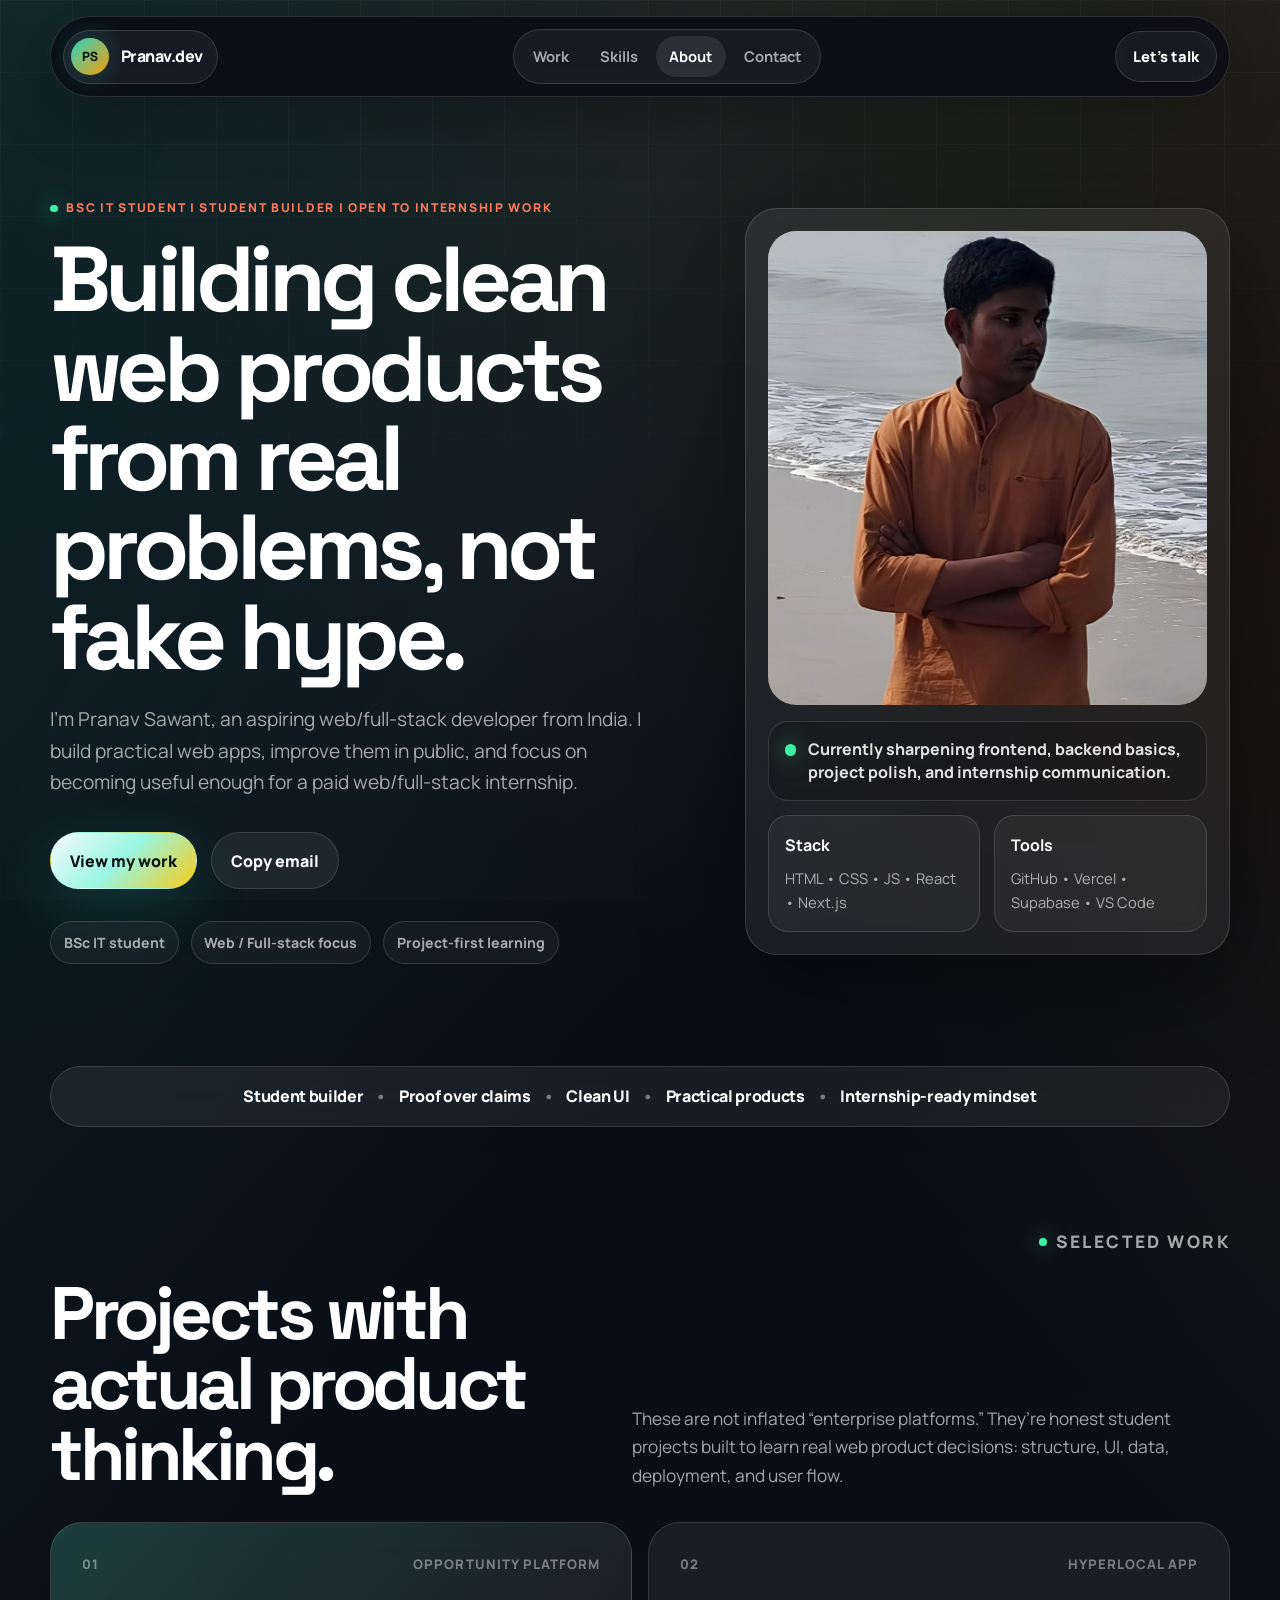
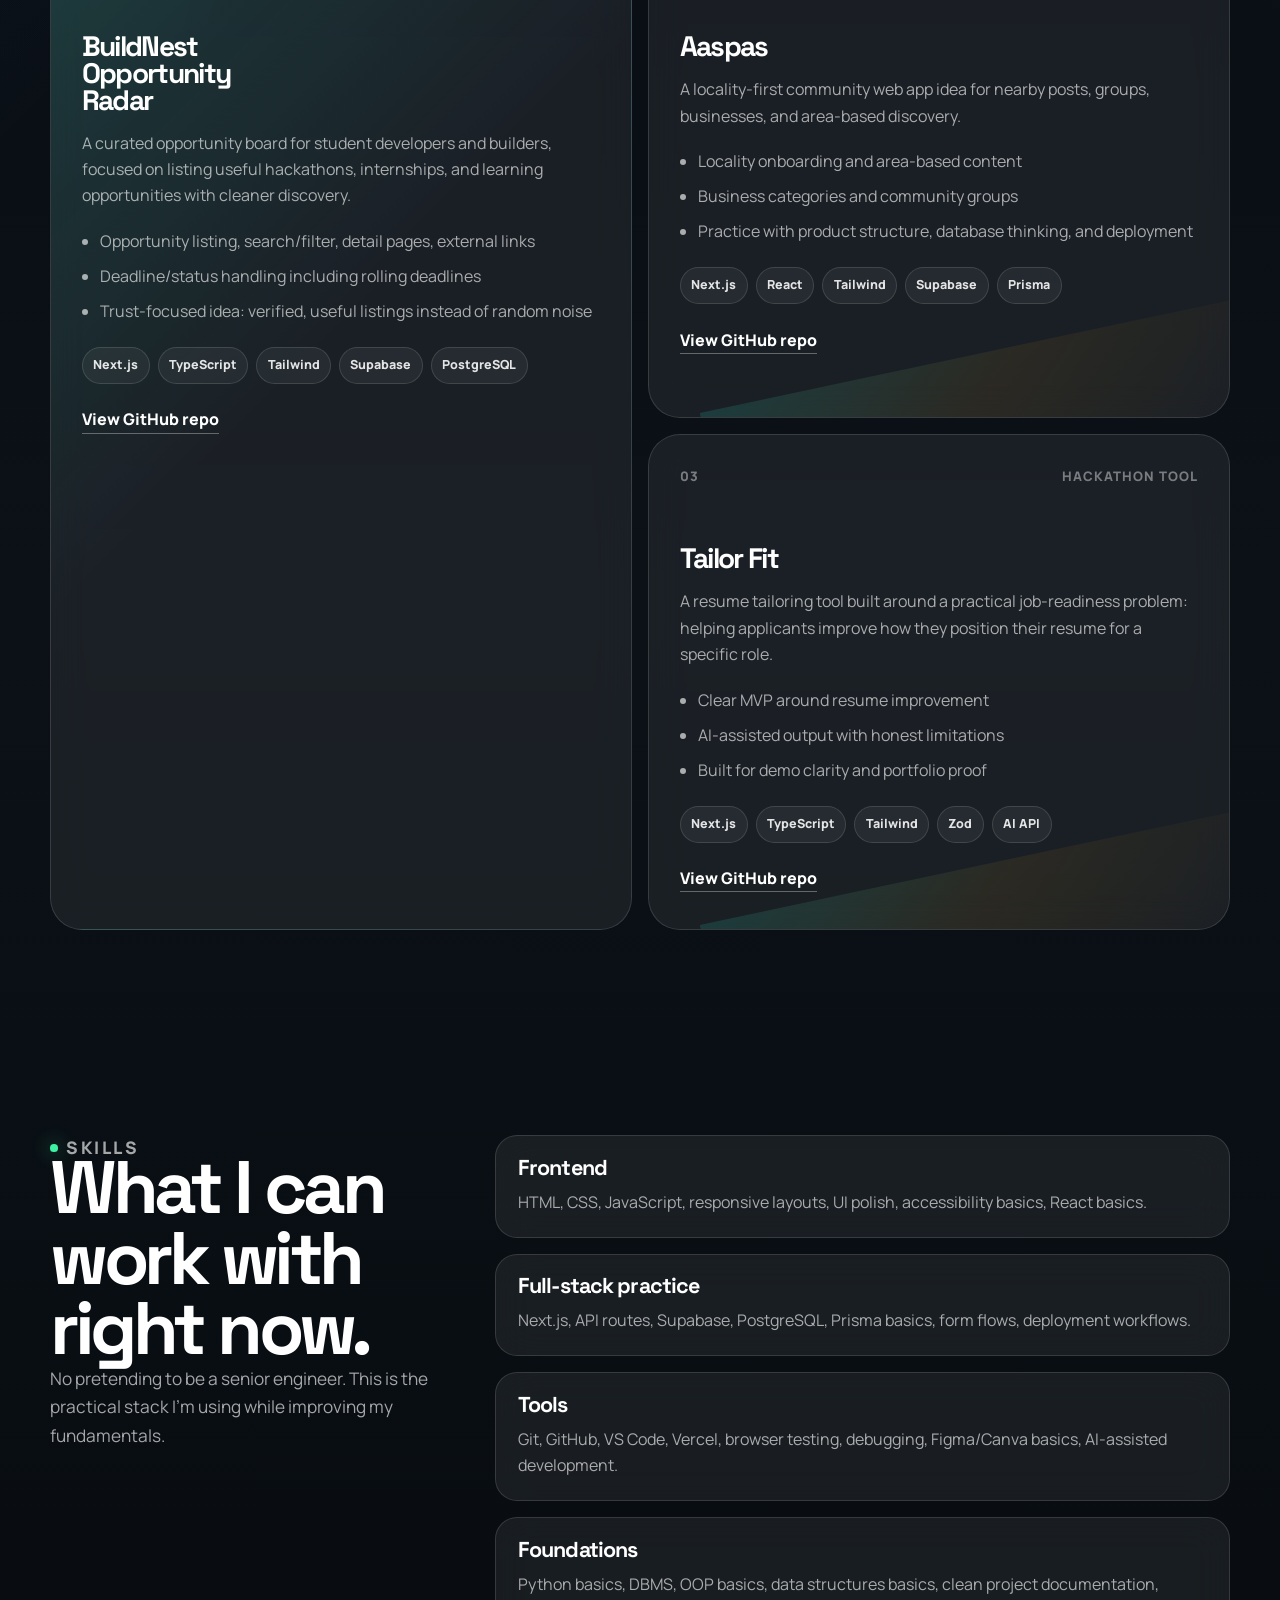
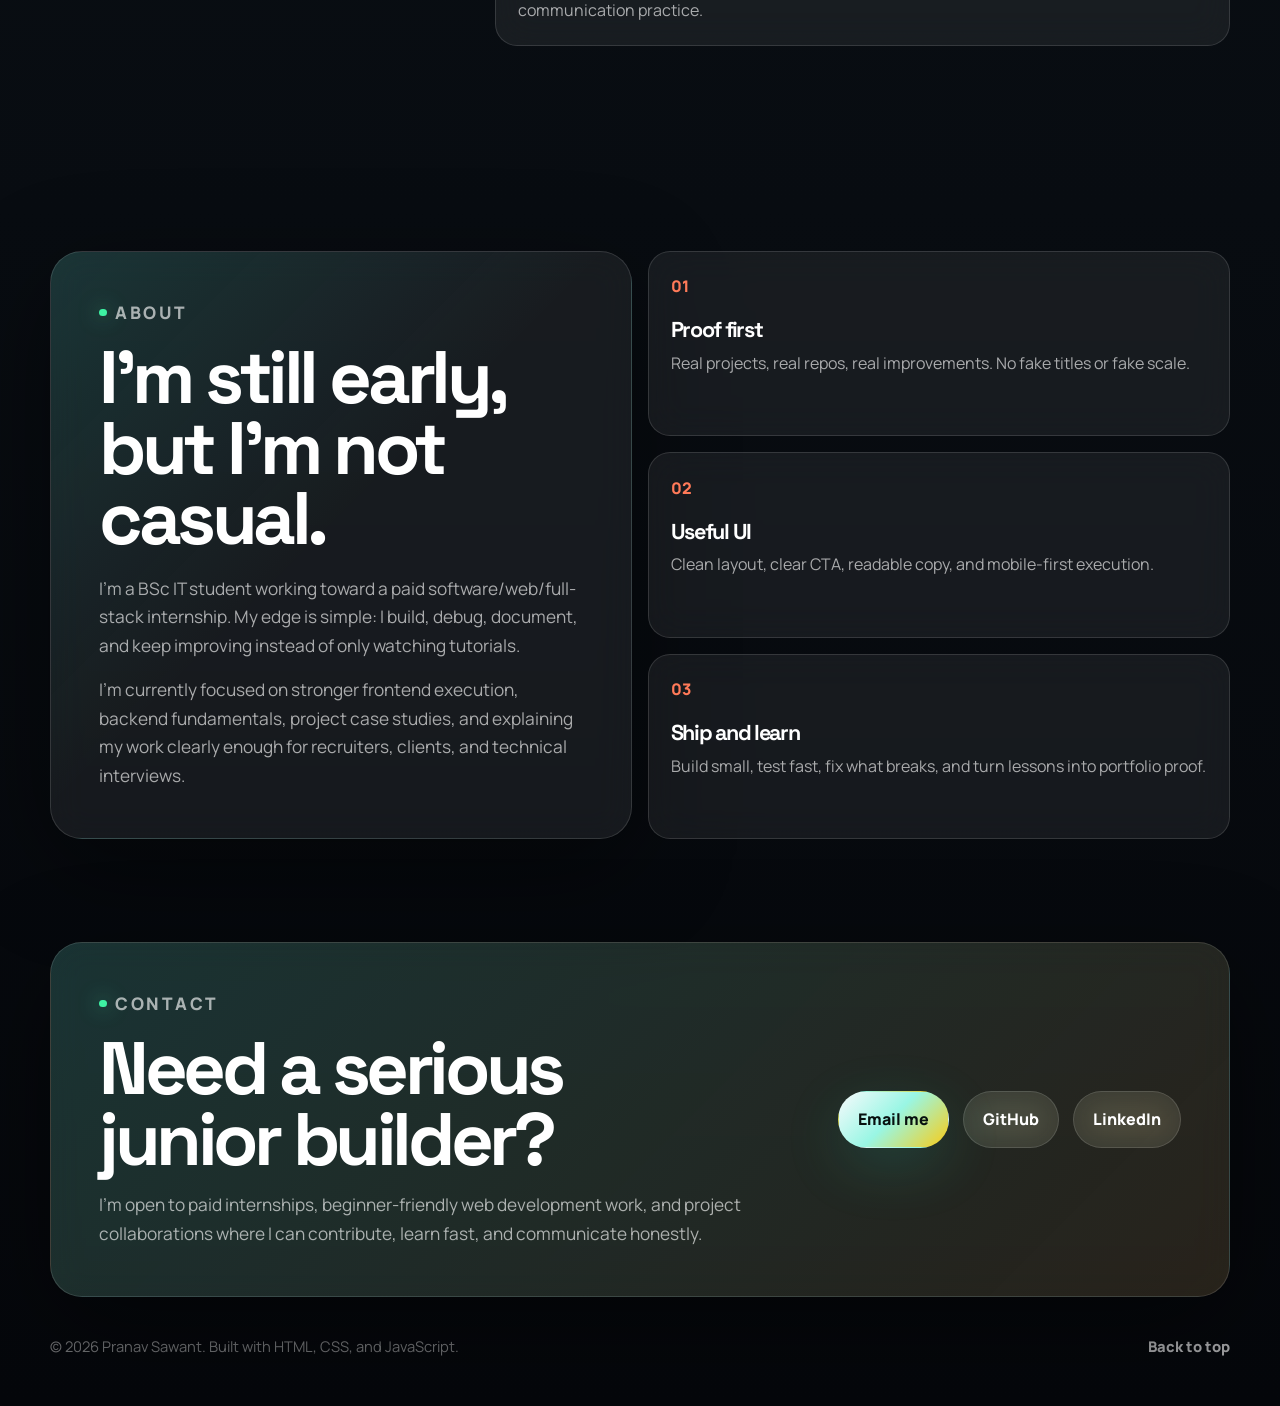
<file: index.html>
<!DOCTYPE html>
<html lang="en">

<head>
  <meta charset="UTF-8" />
  <meta name="viewport" content="width=device-width, initial-scale=1.0" />
  <meta name="description" content="Pranav Sawant - BSc IT student and aspiring web/full-stack developer building practical web products, UI experiments, and automation-focused projects." />
  <meta name="theme-color" content="#080914" />
  <title>Pranav Sawant | Web Developer Portfolio</title>
  <link rel="preconnect" href="https://fonts.googleapis.com" />
  <link rel="preconnect" href="https://fonts.gstatic.com" crossorigin />
  <link href="https://fonts.googleapis.com/css2?family=Manrope:wght@400;500;600;700;800&family=Space+Grotesk:wght@500;600;700&display=swap" rel="stylesheet" />
  <link rel="stylesheet" href="./style.css?v=cinematic-2" />
</head>

<body>
  <header class="site-header">
    <nav class="nav-shell" aria-label="Primary navigation">
      <a class="brand" href="#top" aria-label="Pranav Sawant home">
        <span class="brand-mark">PS</span>
        <span>Pranav.dev</span>
      </a>

      <button class="nav-toggle" type="button" aria-label="Open navigation" aria-expanded="false">
        <span></span>
        <span></span>
      </button>

      <div class="nav-links" data-nav-links>
        <a href="#work">Work</a>
        <a href="#skills">Skills</a>
        <a href="#about">About</a>
        <a href="#contact">Contact</a>
      </div>

      <a class="nav-cta" href="mailto:sawantpranav610@gmail.com">Let's talk</a>
    </nav>
  </header>

  <main id="top">
    <section class="hero section-pad">
      <div class="hero-copy reveal">
        <p class="eyebrow">BSc IT student | Student builder | Open to internship work</p>
        <h1>Building clean web products from real problems, not fake hype.</h1>
        <p class="hero-lede">
          I'm Pranav Sawant, an aspiring web/full-stack developer from India. I build practical web apps,
          improve them in public, and focus on becoming useful enough for a paid web/full-stack internship.
        </p>

        <div class="hero-actions">
          <a class="btn btn-primary" href="#work">View my work</a>
          <button class="btn btn-secondary" type="button" data-copy-email="sawantpranav610@gmail.com">Copy email</button>
        </div>

        <div class="proof-row" aria-label="Profile highlights">
          <span>BSc IT student</span>
          <span>Web / Full-stack focus</span>
          <span>Project-first learning</span>
        </div>
      </div>

      <aside class="hero-panel reveal" aria-label="Current focus card">
        <div class="portrait-frame">
          <img src="Pranav.png" alt="Pranav Sawant" />
        </div>
        <div class="status-card">
          <span class="live-dot"></span>
          <p>Currently sharpening frontend, backend basics, project polish, and internship communication.</p>
        </div>
        <div class="mini-grid">
          <div>
            <strong>Stack</strong>
            <span>HTML • CSS • JS • React • Next.js</span>
          </div>
          <div>
            <strong>Tools</strong>
            <span>GitHub • Vercel • Supabase • VS Code</span>
          </div>
        </div>
      </aside>
    </section>

    <section class="marquee-band reveal" aria-label="Positioning statement">
      <span>Student builder</span>
      <span>Proof over claims</span>
      <span>Clean UI</span>
      <span>Practical products</span>
      <span>Internship-ready mindset</span>
    </section>

    <section id="work" class="section-pad work-section">
      <div class="section-heading reveal">
        <p class="eyebrow">Selected work</p>
        <h2>Projects with actual product thinking.</h2>
        <p>
          These are not inflated “enterprise platforms.” They’re honest student projects built to learn real web product
          decisions: structure, UI, data, deployment, and user flow.
        </p>
      </div>

      <div class="project-grid">
        <article class="project-card featured reveal">
          <div class="project-topline">
            <span class="project-number">01</span>
            <span class="project-type">Opportunity platform</span>
          </div>
          <h3>BuildNest Opportunity Radar</h3>
          <p>
            A curated opportunity board for student developers and builders, focused on listing useful hackathons,
            internships, and learning opportunities with cleaner discovery.
          </p>
          <ul class="project-points">
            <li>Opportunity listing, search/filter, detail pages, external links</li>
            <li>Deadline/status handling including rolling deadlines</li>
            <li>Trust-focused idea: verified, useful listings instead of random noise</li>
          </ul>
          <div class="tech-stack">
            <span>Next.js</span><span>TypeScript</span><span>Tailwind</span><span>Supabase</span><span>PostgreSQL</span>
          </div>
          <a class="text-link" href="https://github.com/ItzPranav61/buildnest-v2" target="_blank" rel="noreferrer">View GitHub repo</a>
        </article>

        <article class="project-card reveal">
          <div class="project-topline">
            <span class="project-number">02</span>
            <span class="project-type">Hyperlocal app</span>
          </div>
          <h3>Aaspas</h3>
          <p>
            A locality-first community web app idea for nearby posts, groups, businesses, and area-based discovery.
          </p>
          <ul class="project-points">
            <li>Locality onboarding and area-based content</li>
            <li>Business categories and community groups</li>
            <li>Practice with product structure, database thinking, and deployment</li>
          </ul>
          <div class="tech-stack">
            <span>Next.js</span><span>React</span><span>Tailwind</span><span>Supabase</span><span>Prisma</span>
          </div>
          <a class="text-link" href="https://github.com/ItzPranav61/aaspas" target="_blank" rel="noreferrer">View GitHub repo</a>
        </article>

        <article class="project-card reveal">
          <div class="project-topline">
            <span class="project-number">03</span>
            <span class="project-type">Hackathon tool</span>
          </div>
          <h3>Tailor Fit</h3>
          <p>
            A resume tailoring tool built around a practical job-readiness problem: helping applicants improve how they
            position their resume for a specific role.
          </p>
          <ul class="project-points">
            <li>Clear MVP around resume improvement</li>
            <li>AI-assisted output with honest limitations</li>
            <li>Built for demo clarity and portfolio proof</li>
          </ul>
          <div class="tech-stack">
            <span>Next.js</span><span>TypeScript</span><span>Tailwind</span><span>Zod</span><span>AI API</span>
          </div>
          <a class="text-link" href="https://github.com/ItzPranav61/Tailor-fit" target="_blank" rel="noreferrer">View GitHub repo</a>
        </article>
      </div>
    </section>

    <section id="skills" class="section-pad split-section">
      <div class="section-heading reveal">
        <p class="eyebrow">Skills</p>
        <h2>What I can work with right now.</h2>
        <p>
          No pretending to be a senior engineer. This is the practical stack I'm using while improving my fundamentals.
        </p>
      </div>

      <div class="skill-matrix reveal">
        <div class="skill-block">
          <h3>Frontend</h3>
          <p>HTML, CSS, JavaScript, responsive layouts, UI polish, accessibility basics, React basics.</p>
        </div>
        <div class="skill-block">
          <h3>Full-stack practice</h3>
          <p>Next.js, API routes, Supabase, PostgreSQL, Prisma basics, form flows, deployment workflows.</p>
        </div>
        <div class="skill-block">
          <h3>Tools</h3>
          <p>Git, GitHub, VS Code, Vercel, browser testing, debugging, Figma/Canva basics, AI-assisted development.</p>
        </div>
        <div class="skill-block">
          <h3>Foundations</h3>
          <p>Python basics, DBMS, OOP basics, data structures basics, clean project documentation, communication practice.</p>
        </div>
      </div>
    </section>

    <section id="about" class="section-pad about-section">
      <div class="about-card reveal">
        <p class="eyebrow">About</p>
        <h2>I'm still early, but I'm not casual.</h2>
        <p>
          I'm a BSc IT student working toward a paid software/web/full-stack internship. My edge is simple:
          I build, debug, document, and keep improving instead of only watching tutorials.
        </p>
        <p>
          I'm currently focused on stronger frontend execution, backend fundamentals, project case studies, and explaining
          my work clearly enough for recruiters, clients, and technical interviews.
        </p>
      </div>

      <div class="principles-grid reveal">
        <div>
          <span>01</span>
          <h3>Proof first</h3>
          <p>Real projects, real repos, real improvements. No fake titles or fake scale.</p>
        </div>
        <div>
          <span>02</span>
          <h3>Useful UI</h3>
          <p>Clean layout, clear CTA, readable copy, and mobile-first execution.</p>
        </div>
        <div>
          <span>03</span>
          <h3>Ship and learn</h3>
          <p>Build small, test fast, fix what breaks, and turn lessons into portfolio proof.</p>
        </div>
      </div>
    </section>

    <section id="contact" class="section-pad contact-section reveal">
      <div>
        <p class="eyebrow">Contact</p>
        <h2>Need a serious junior builder?</h2>
        <p>
          I'm open to paid internships, beginner-friendly web development work, and project collaborations where I can
          contribute, learn fast, and communicate honestly.
        </p>
      </div>

      <div class="contact-actions">
        <a class="btn btn-primary" href="mailto:sawantpranav610@gmail.com">Email me</a>
        <a class="btn btn-secondary" href="https://github.com/ItzPranav61" target="_blank" rel="noreferrer">GitHub</a>
        <a class="btn btn-secondary" href="https://www.linkedin.com/in/pranav-sawant-1061a63a5" target="_blank" rel="noreferrer">LinkedIn</a>
      </div>
    </section>
  </main>

  <footer class="site-footer">
    <p>© <span id="year"></span> Pranav Sawant. Built with HTML, CSS, and JavaScript.</p>
    <a href="#top">Back to top</a>
  </footer>

  <div class="toast" role="status" aria-live="polite" data-toast>Email copied.</div>
  <script src="./script.js?v=cinematic-2"></script>
</body>

</html>
</file>
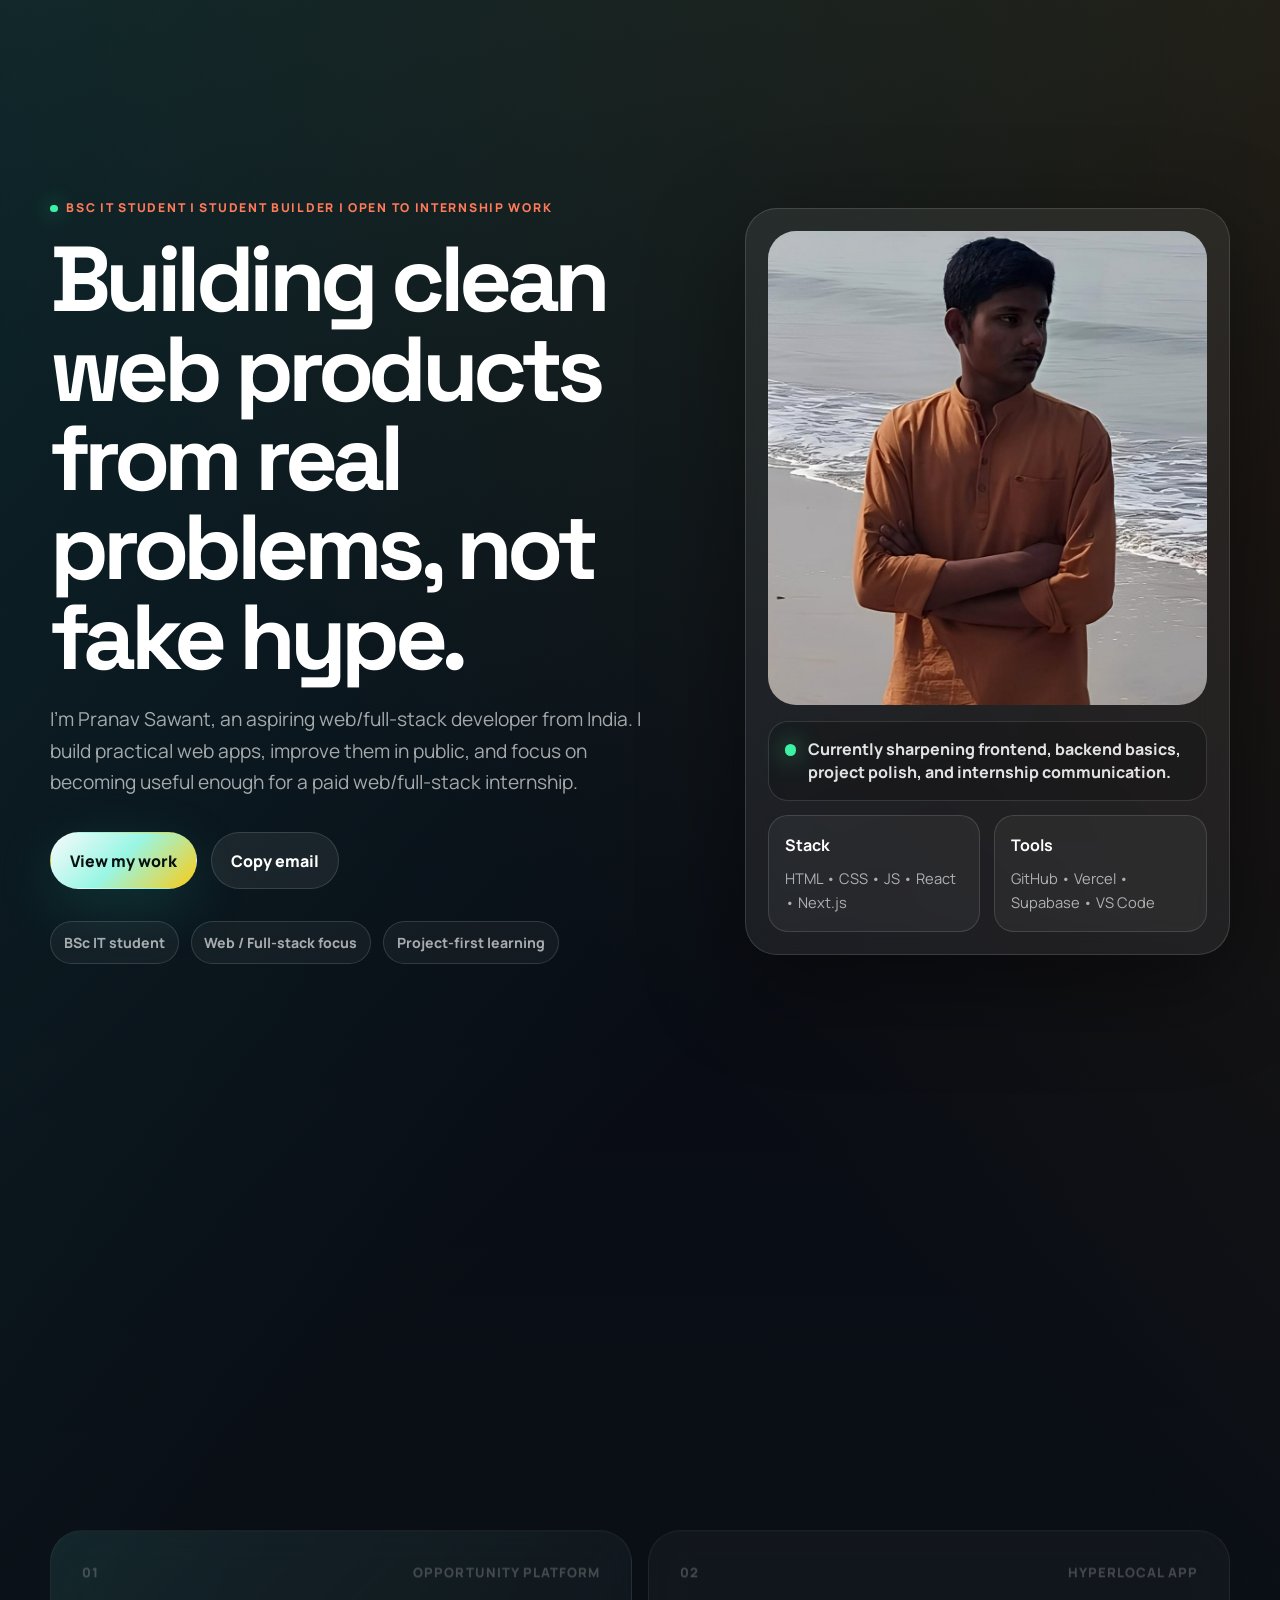
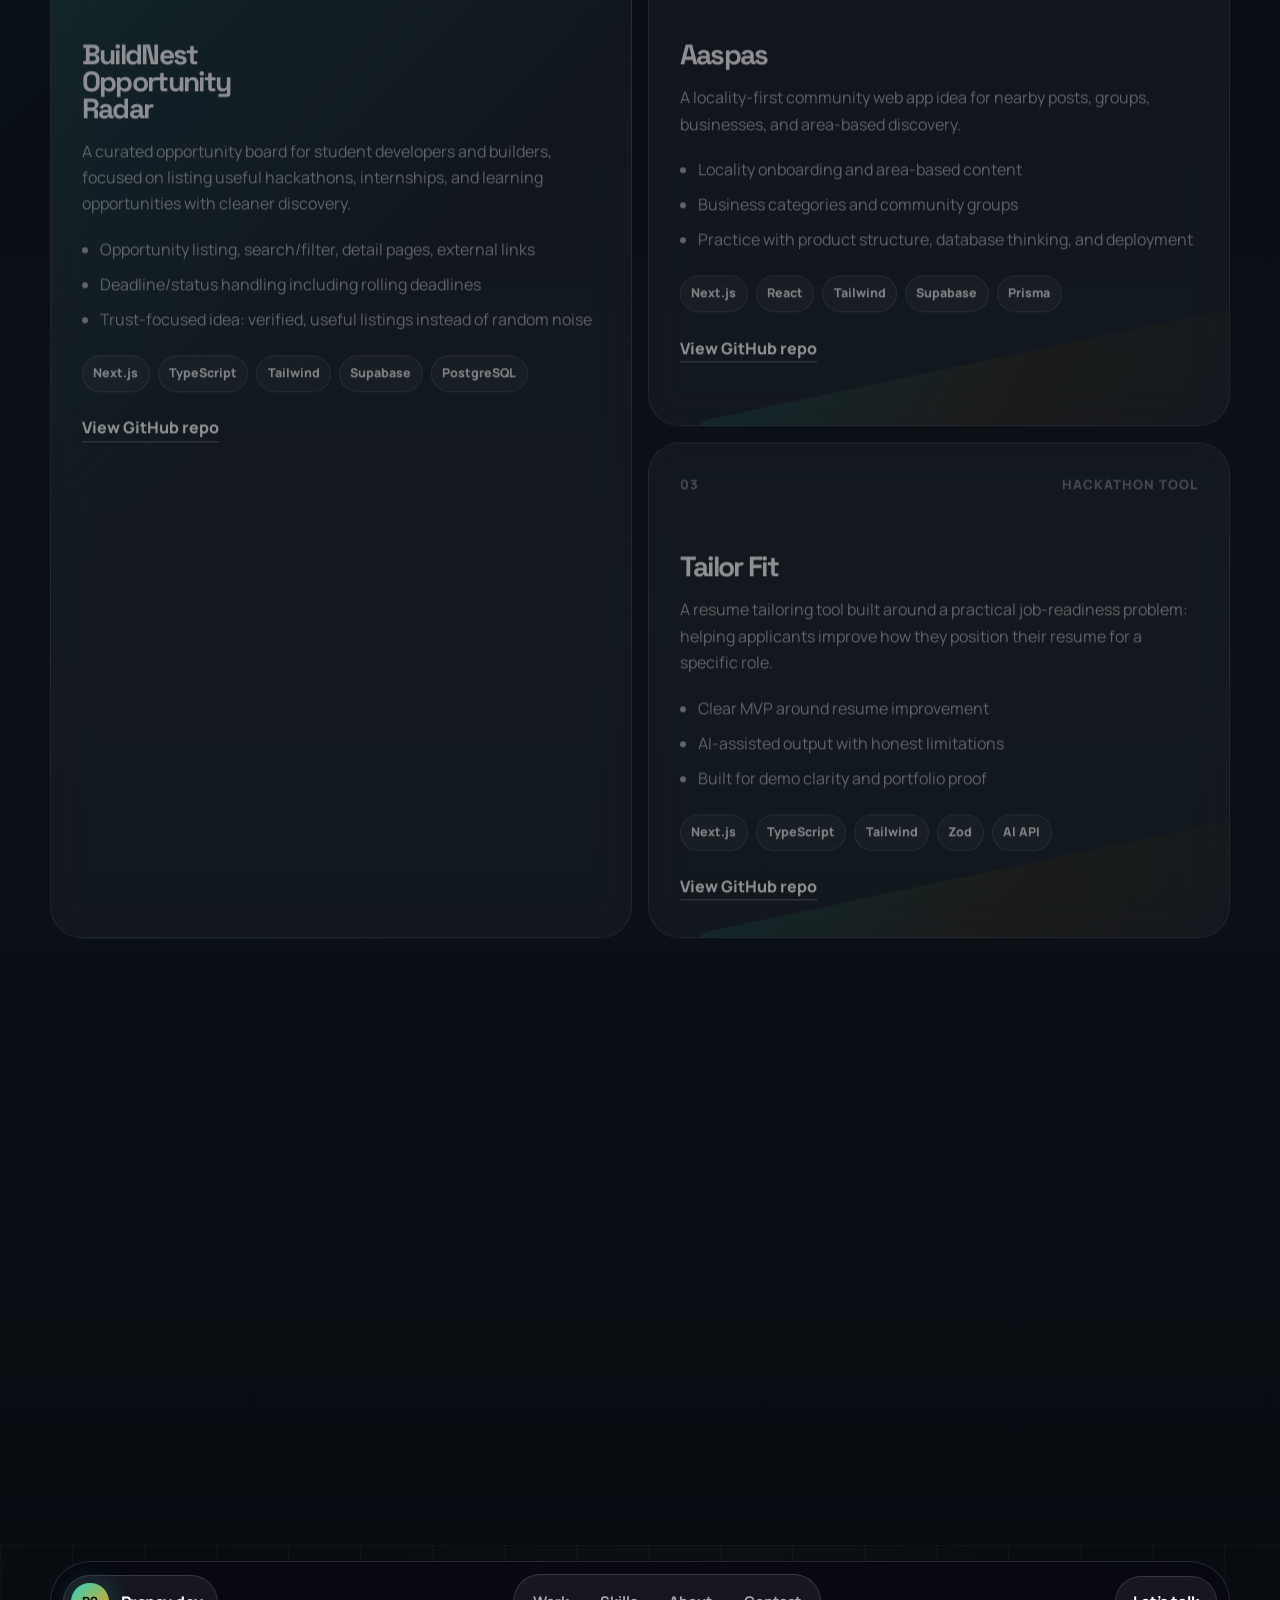
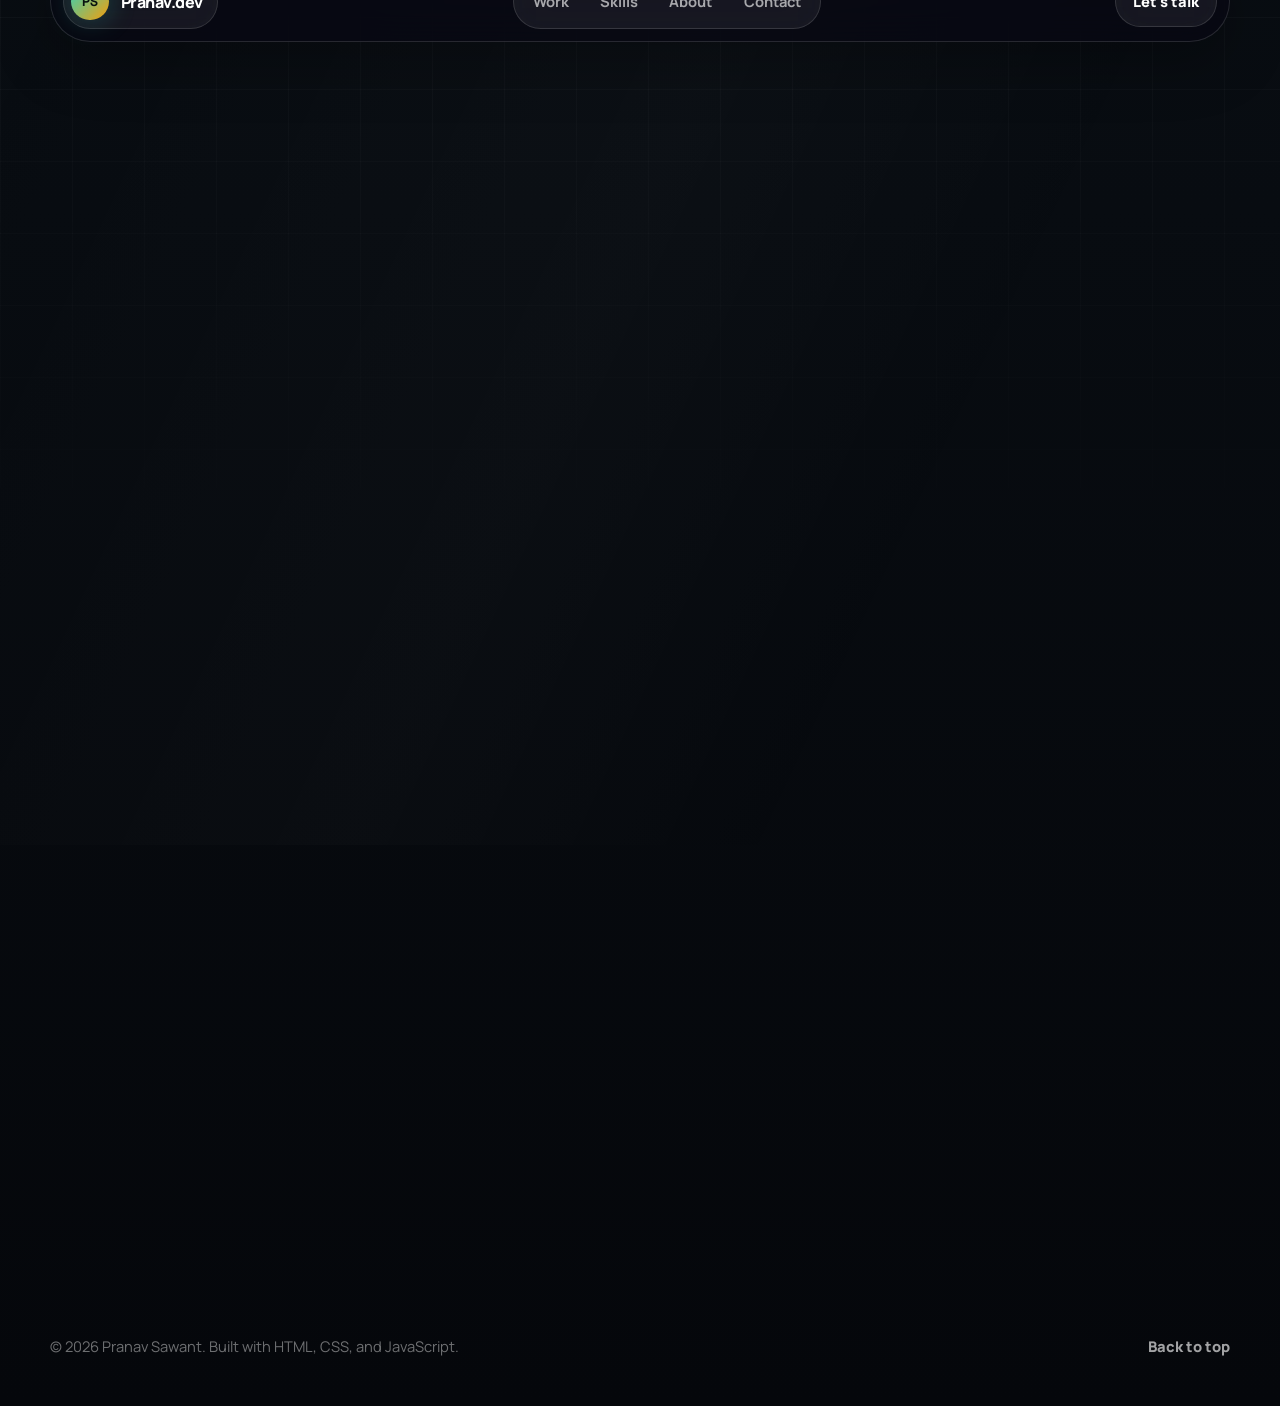
<file: about.html>
<!DOCTYPE html>
<html lang="en">
<head>
  <meta charset="UTF-8" />
  <meta name="viewport" content="width=device-width, initial-scale=1.0" />
  <meta http-equiv="refresh" content="0; url=index.html#about" />
  <title>About | Pranav Sawant</title>
  <link rel="canonical" href="index.html#about" />
</head>
<body>
  <p>Redirecting to <a href="index.html#about">About</a>.</p>
</body>
</html>
</file>
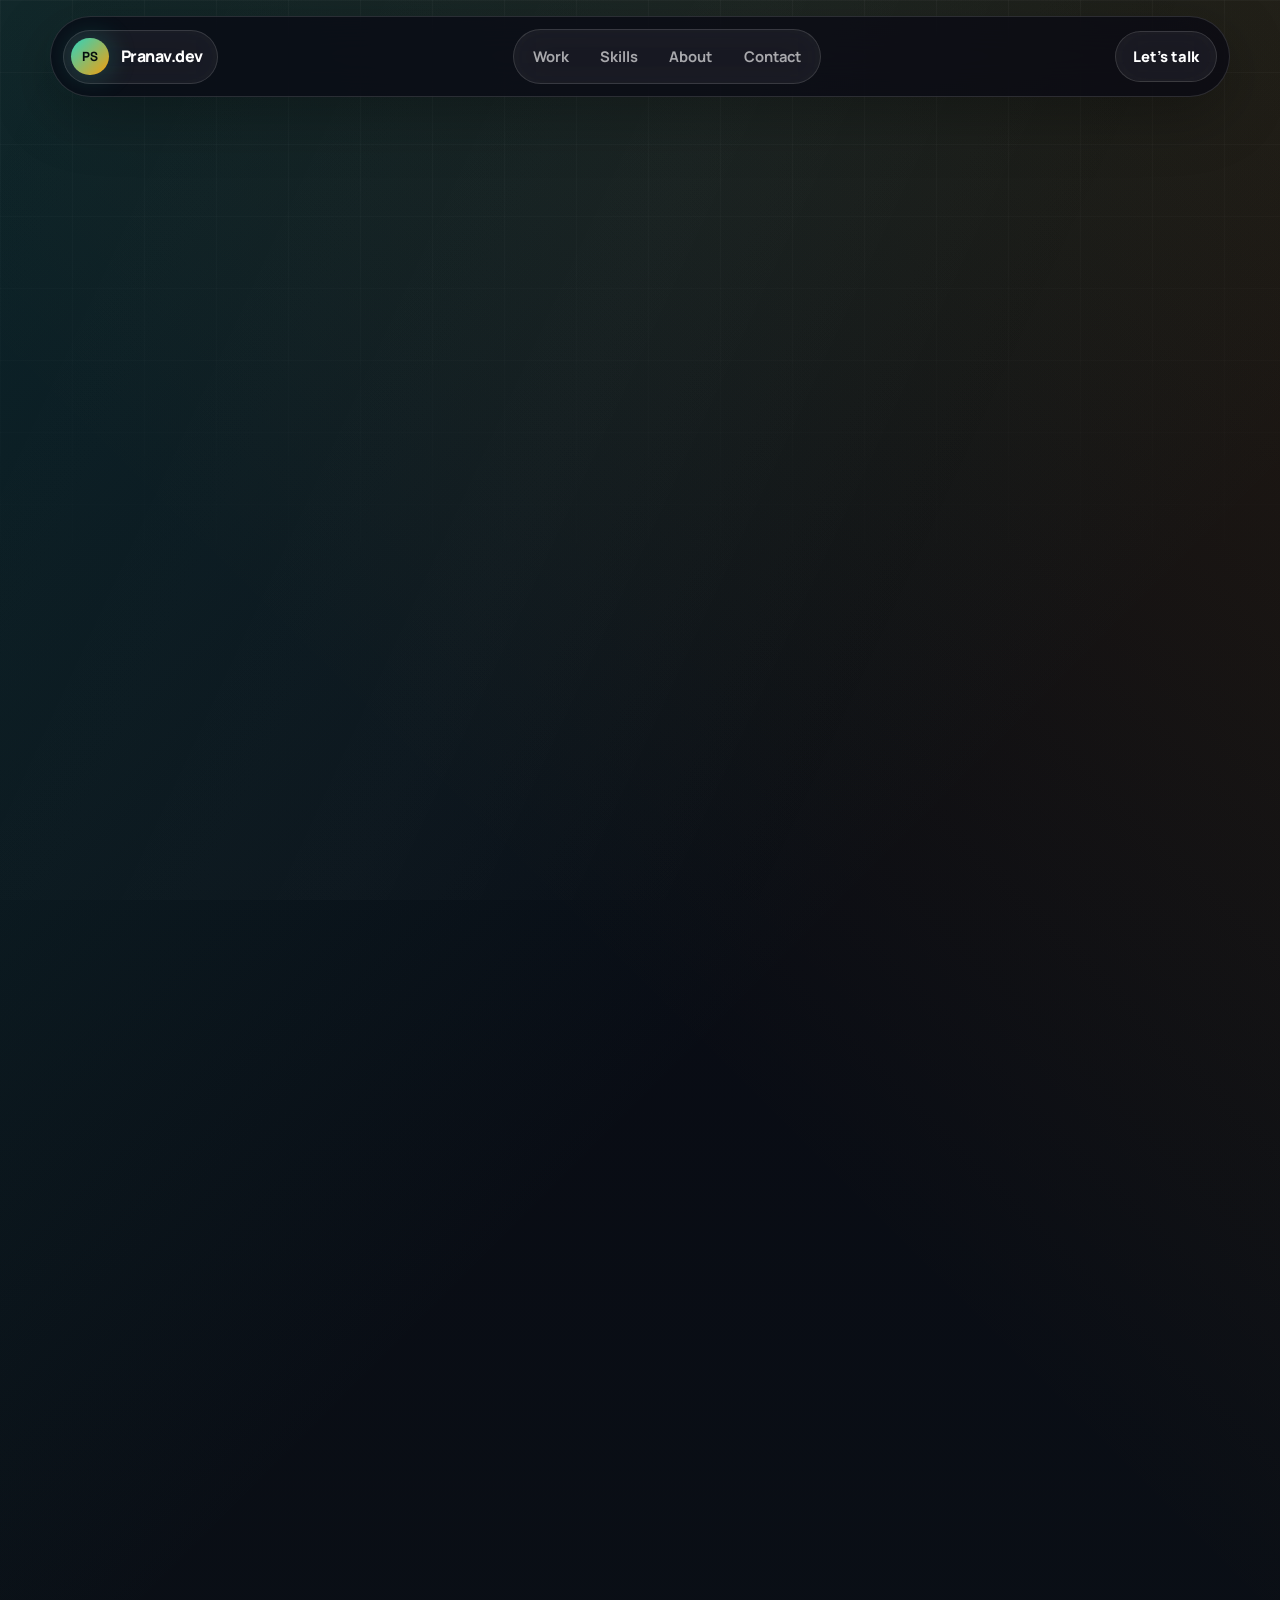
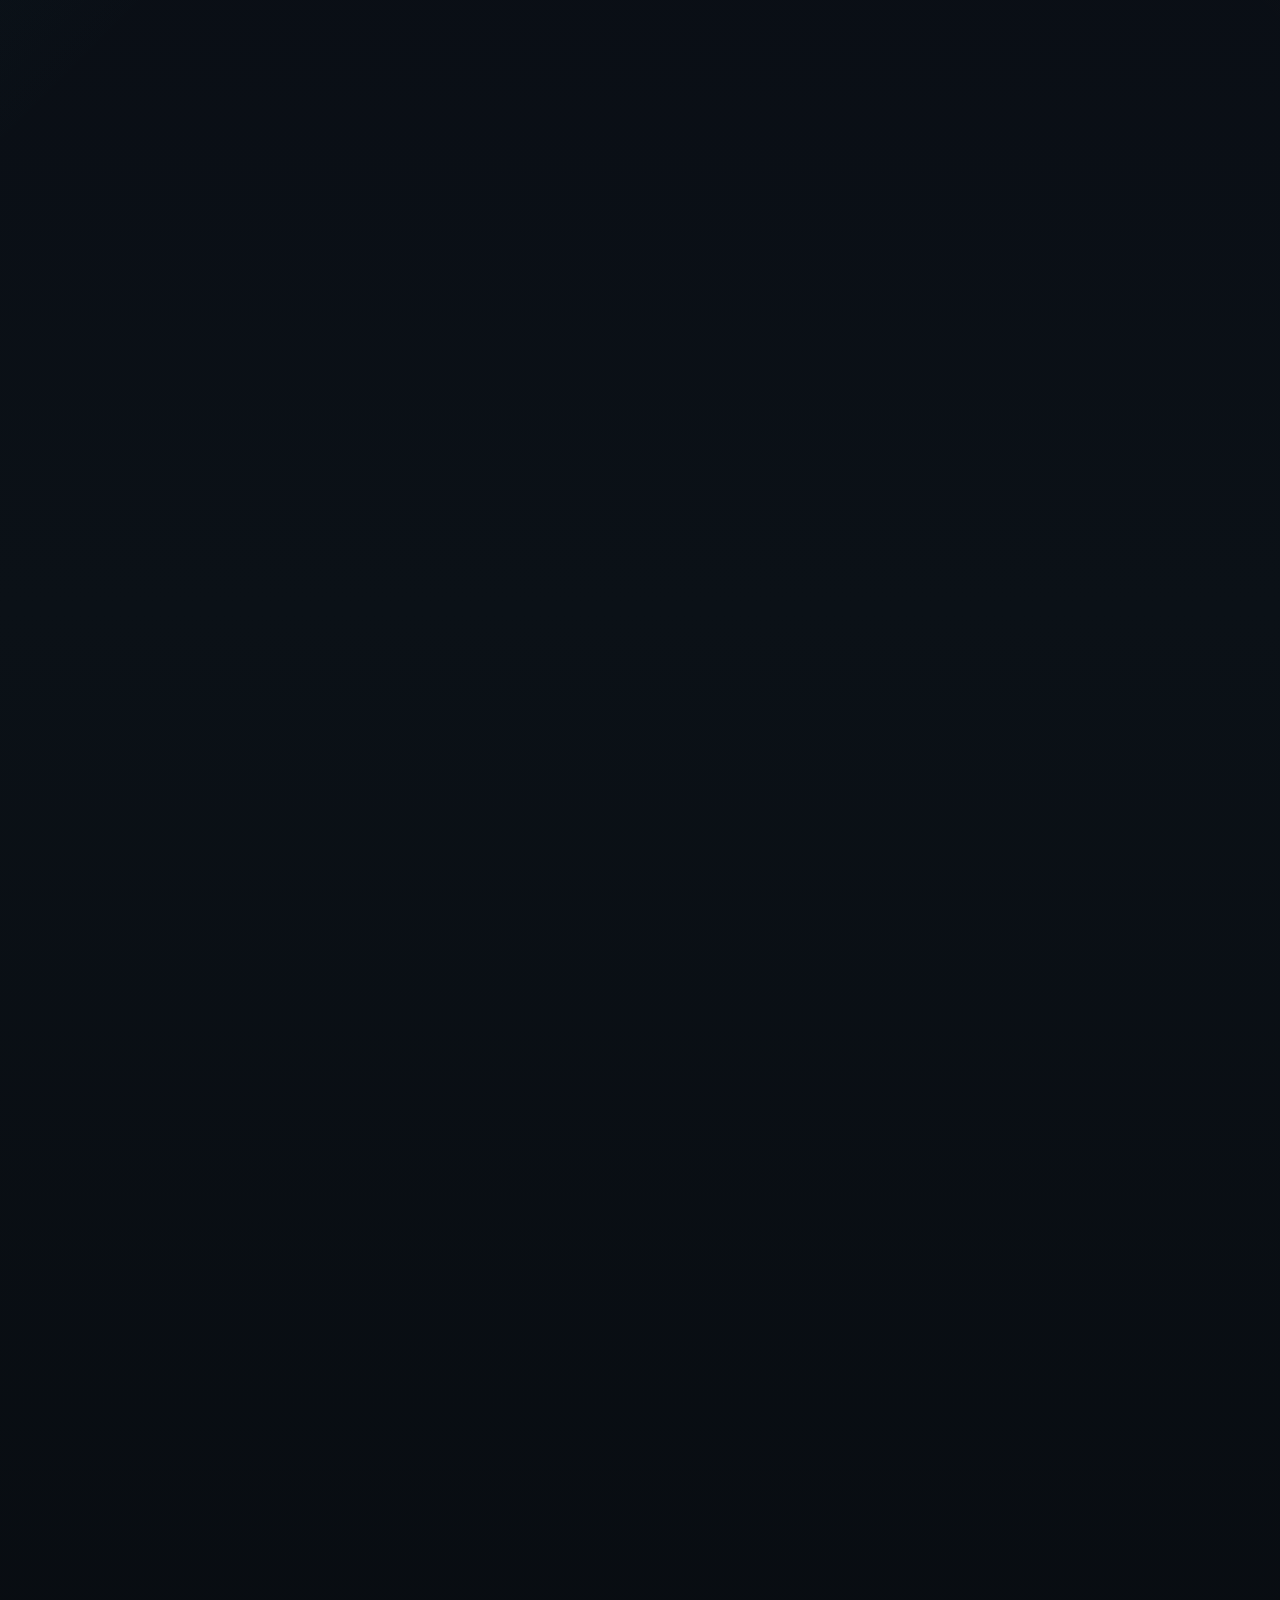
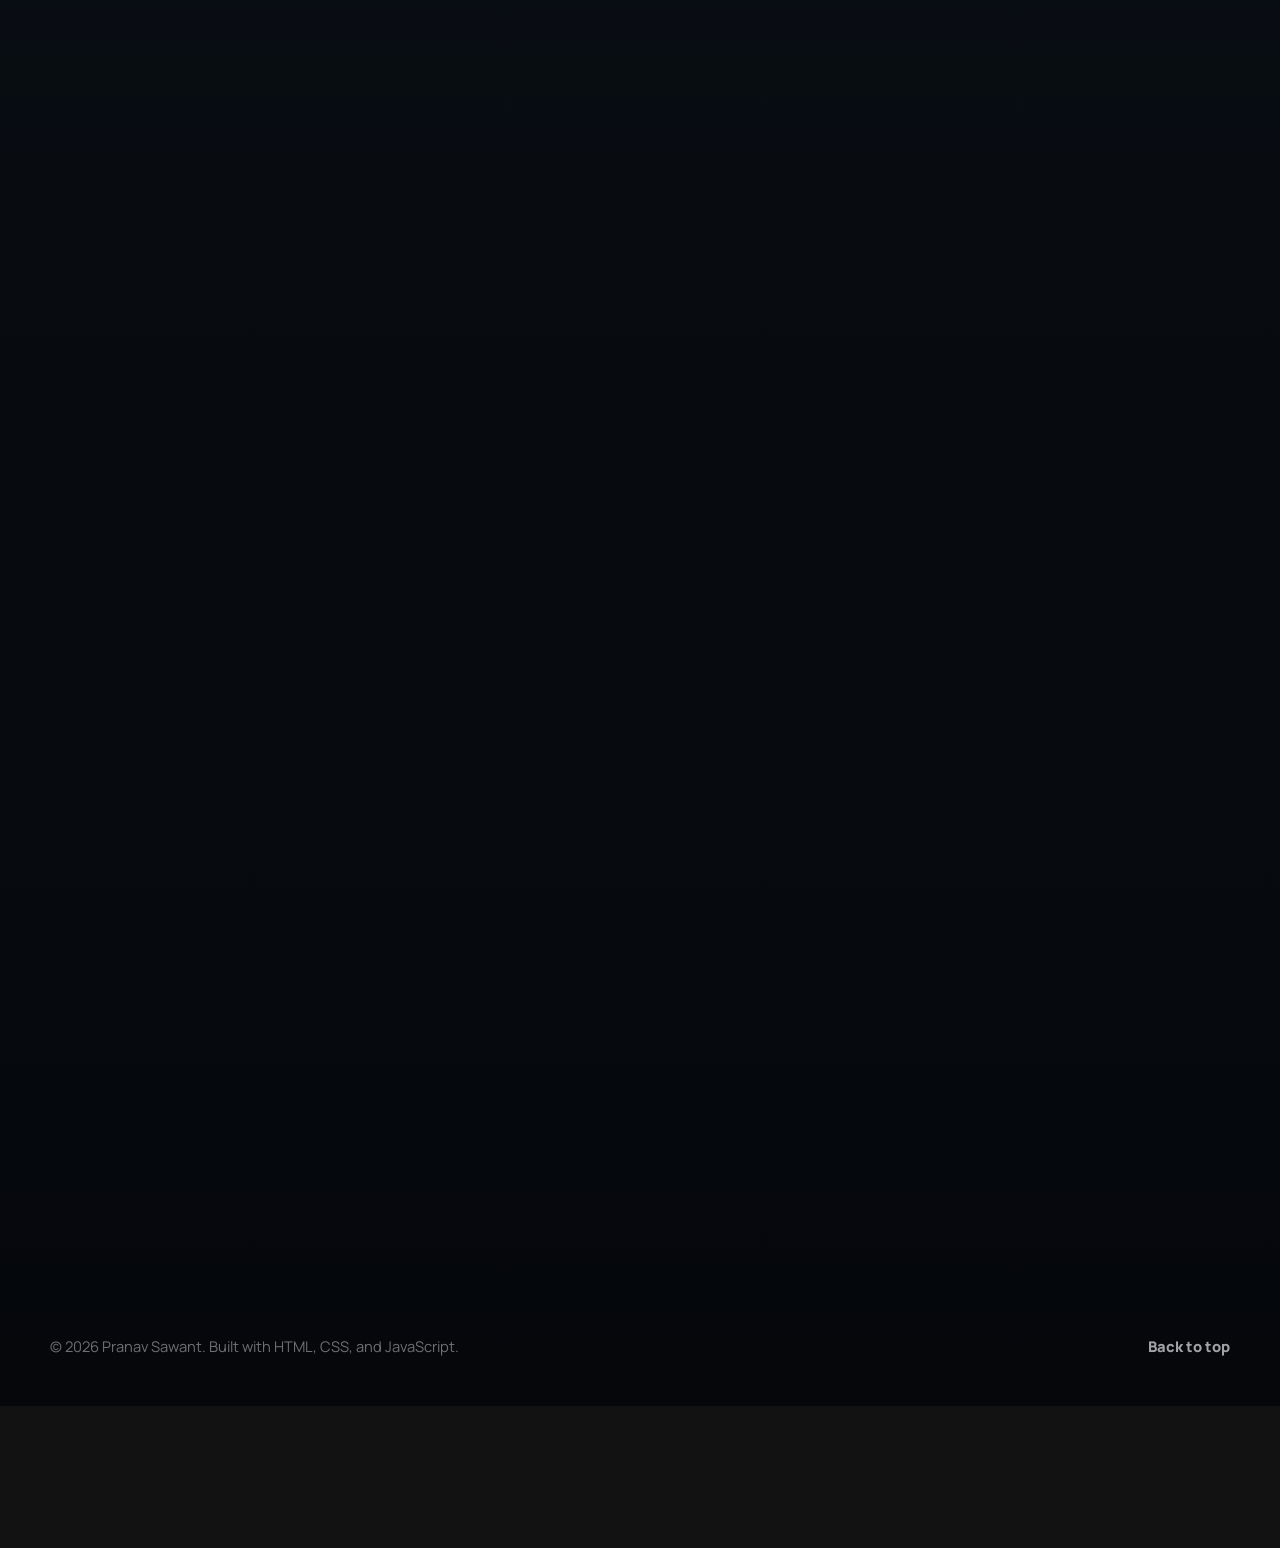
<file: hire.html>
<!DOCTYPE html>
<html lang="en">
<head>
  <meta charset="UTF-8" />
  <meta name="viewport" content="width=device-width, initial-scale=1.0" />
  <meta http-equiv="refresh" content="0; url=index.html#contact" />
  <title>Contact | Pranav Sawant</title>
  <link rel="canonical" href="index.html#contact" />
</head>
<body>
  <p>Redirecting to <a href="index.html#contact">Contact</a>.</p>
</body>
</html>
</file>
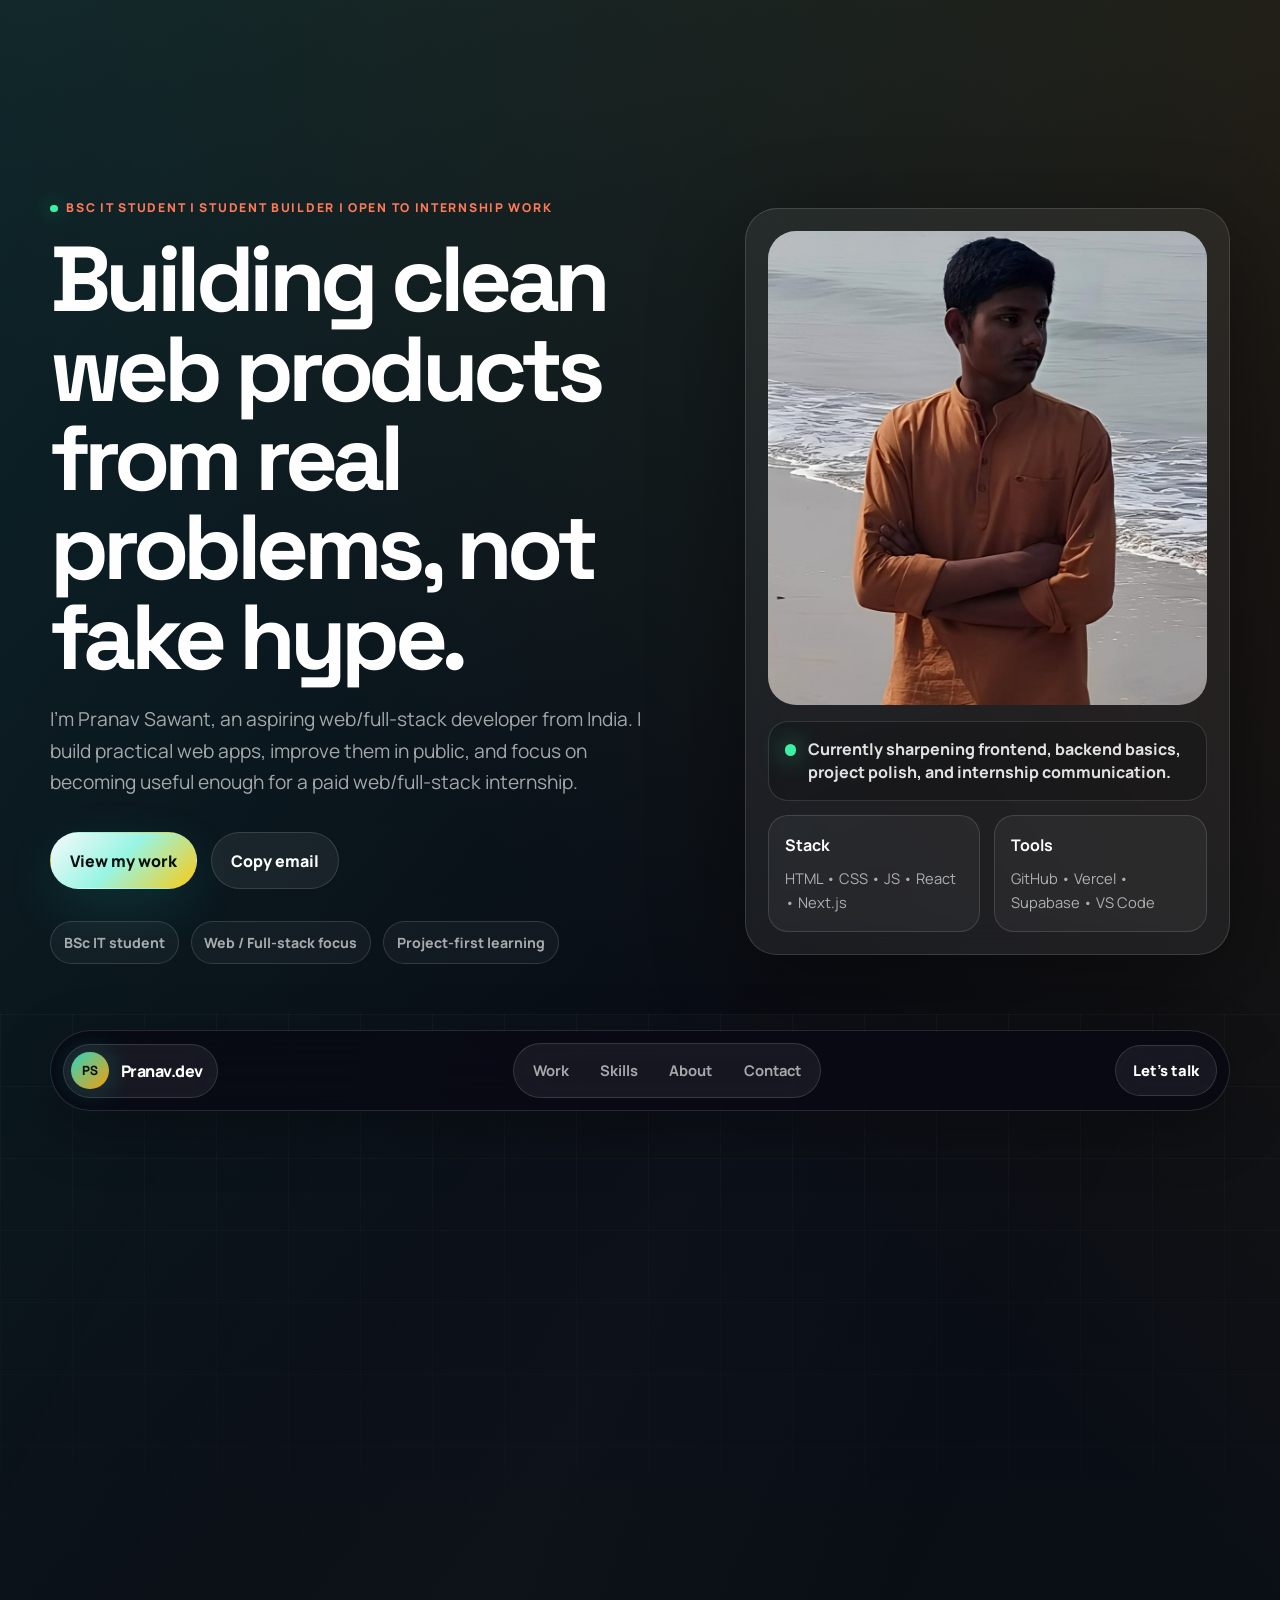
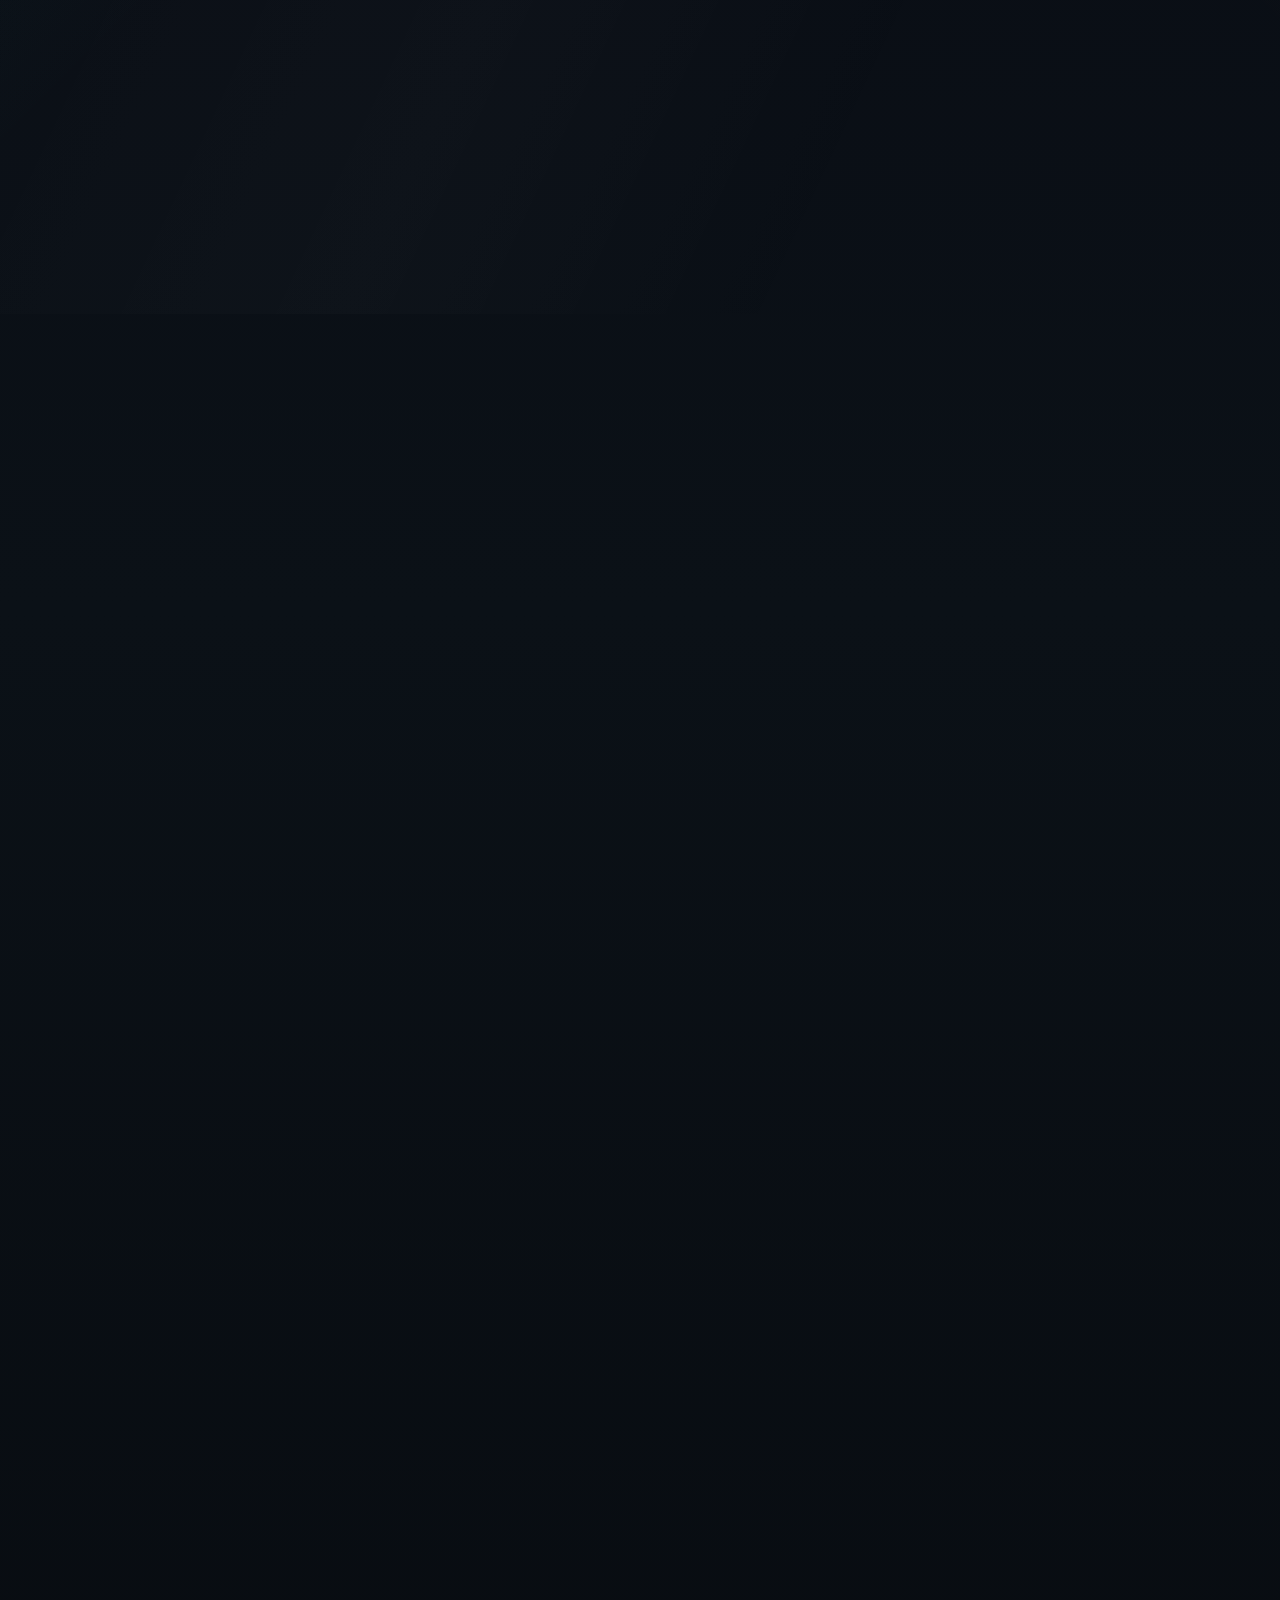
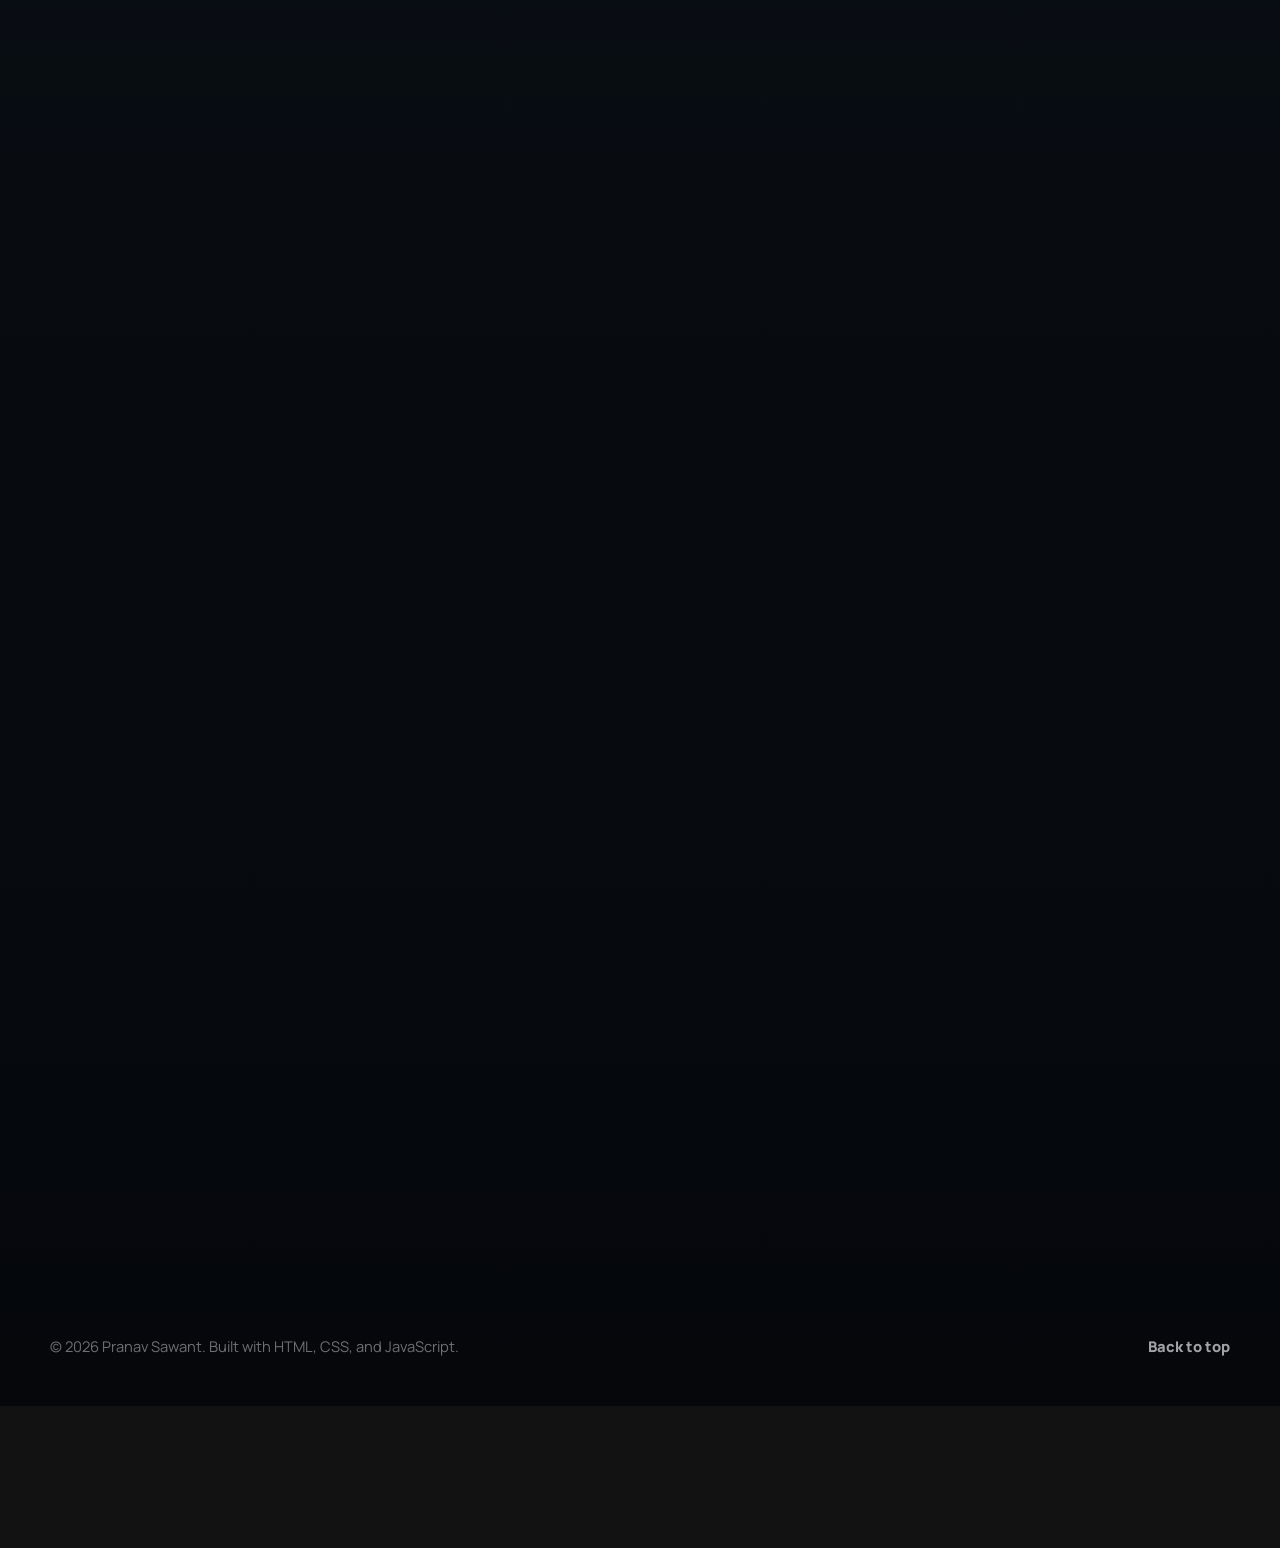
<file: projects.html>
<!DOCTYPE html>
<html lang="en">
<head>
  <meta charset="UTF-8" />
  <meta name="viewport" content="width=device-width, initial-scale=1.0" />
  <meta http-equiv="refresh" content="0; url=index.html#work" />
  <title>Projects | Pranav Sawant</title>
  <link rel="canonical" href="index.html#work" />
</head>
<body>
  <p>Redirecting to <a href="index.html#work">Projects</a>.</p>
</body>
</html>
</file>
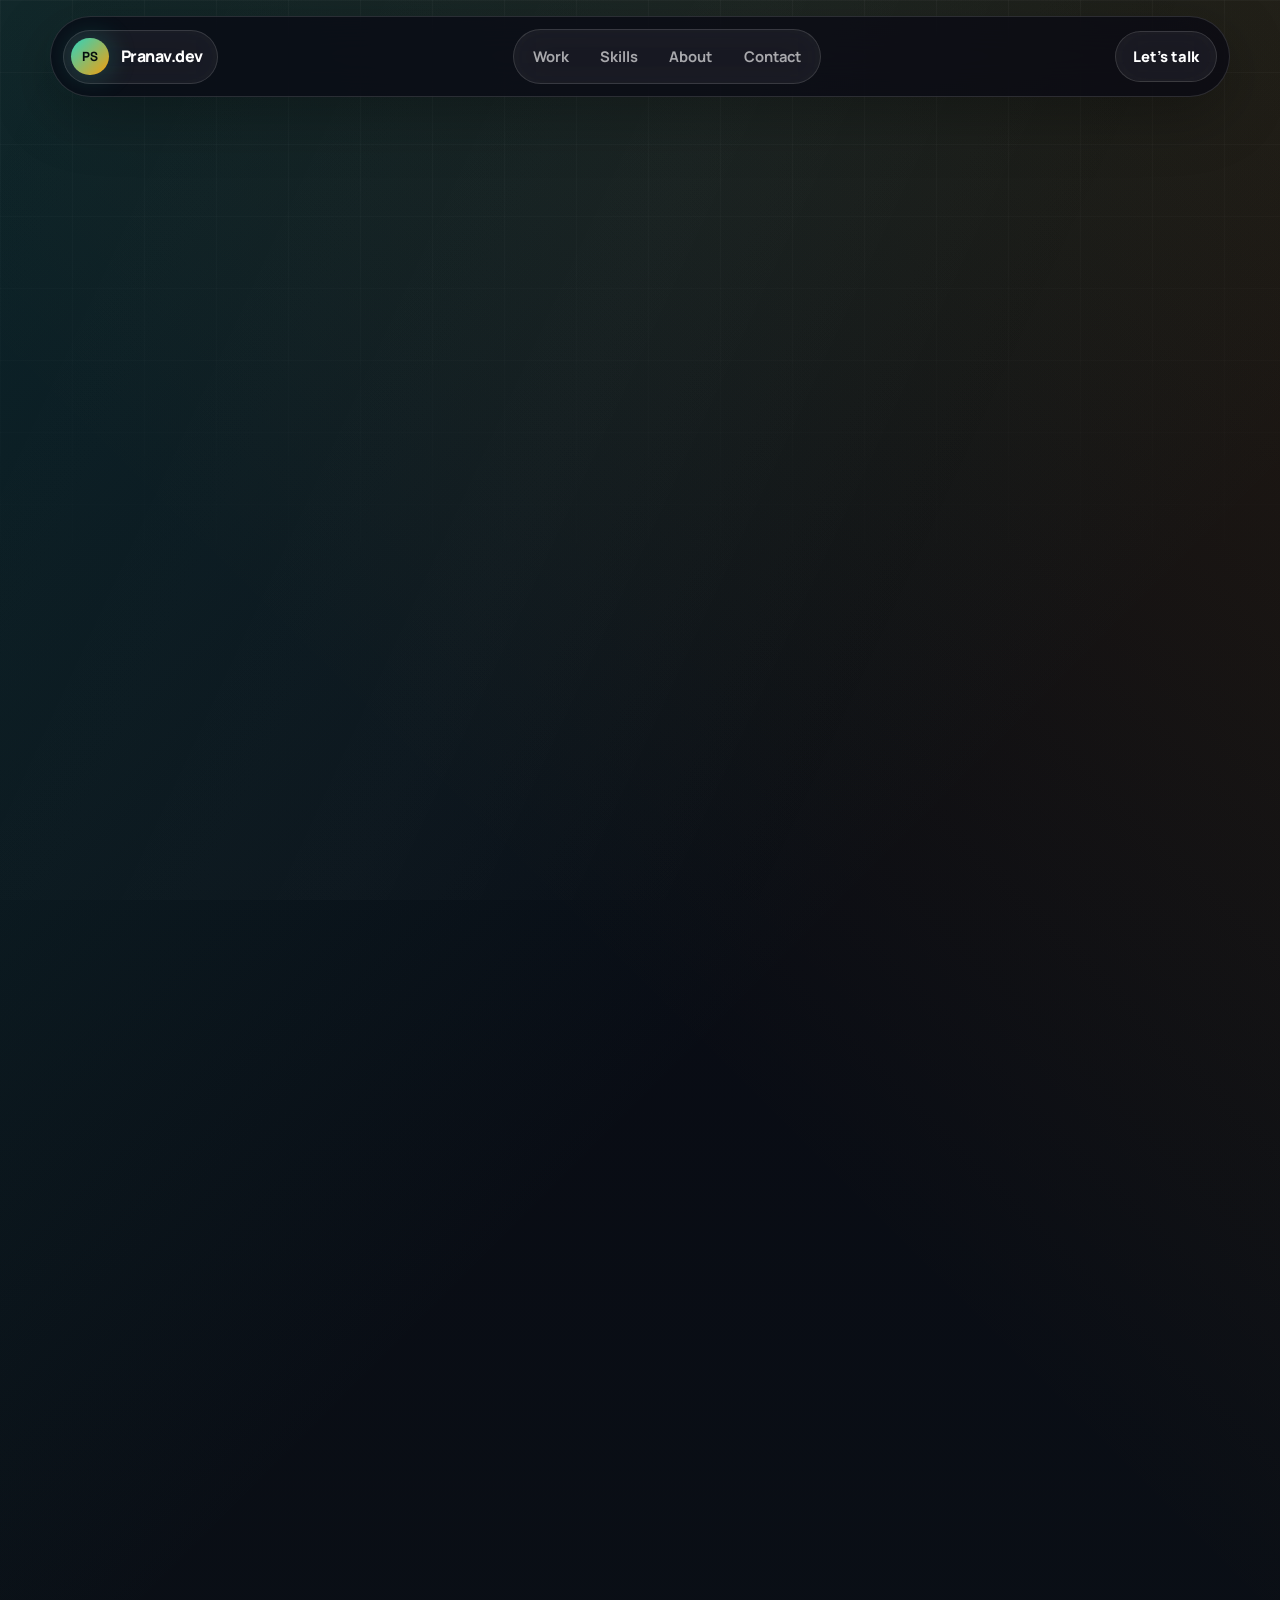
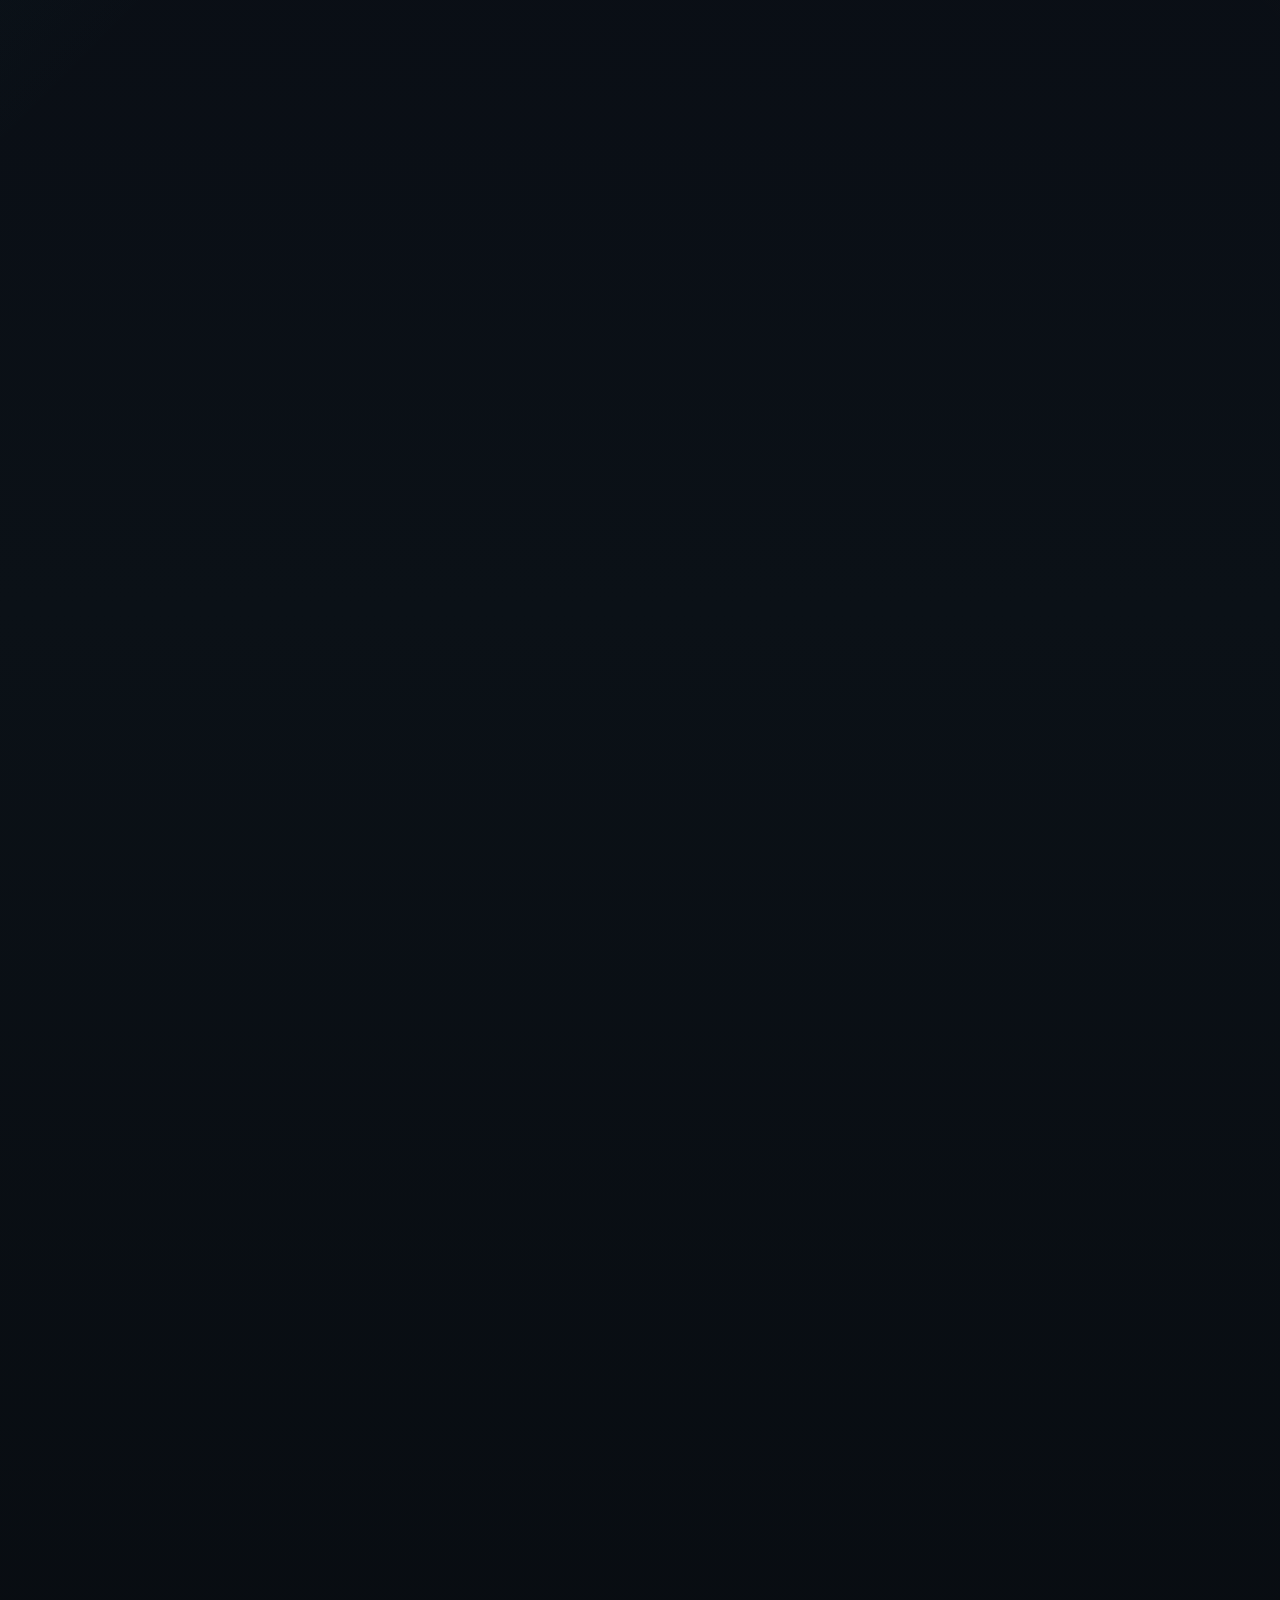
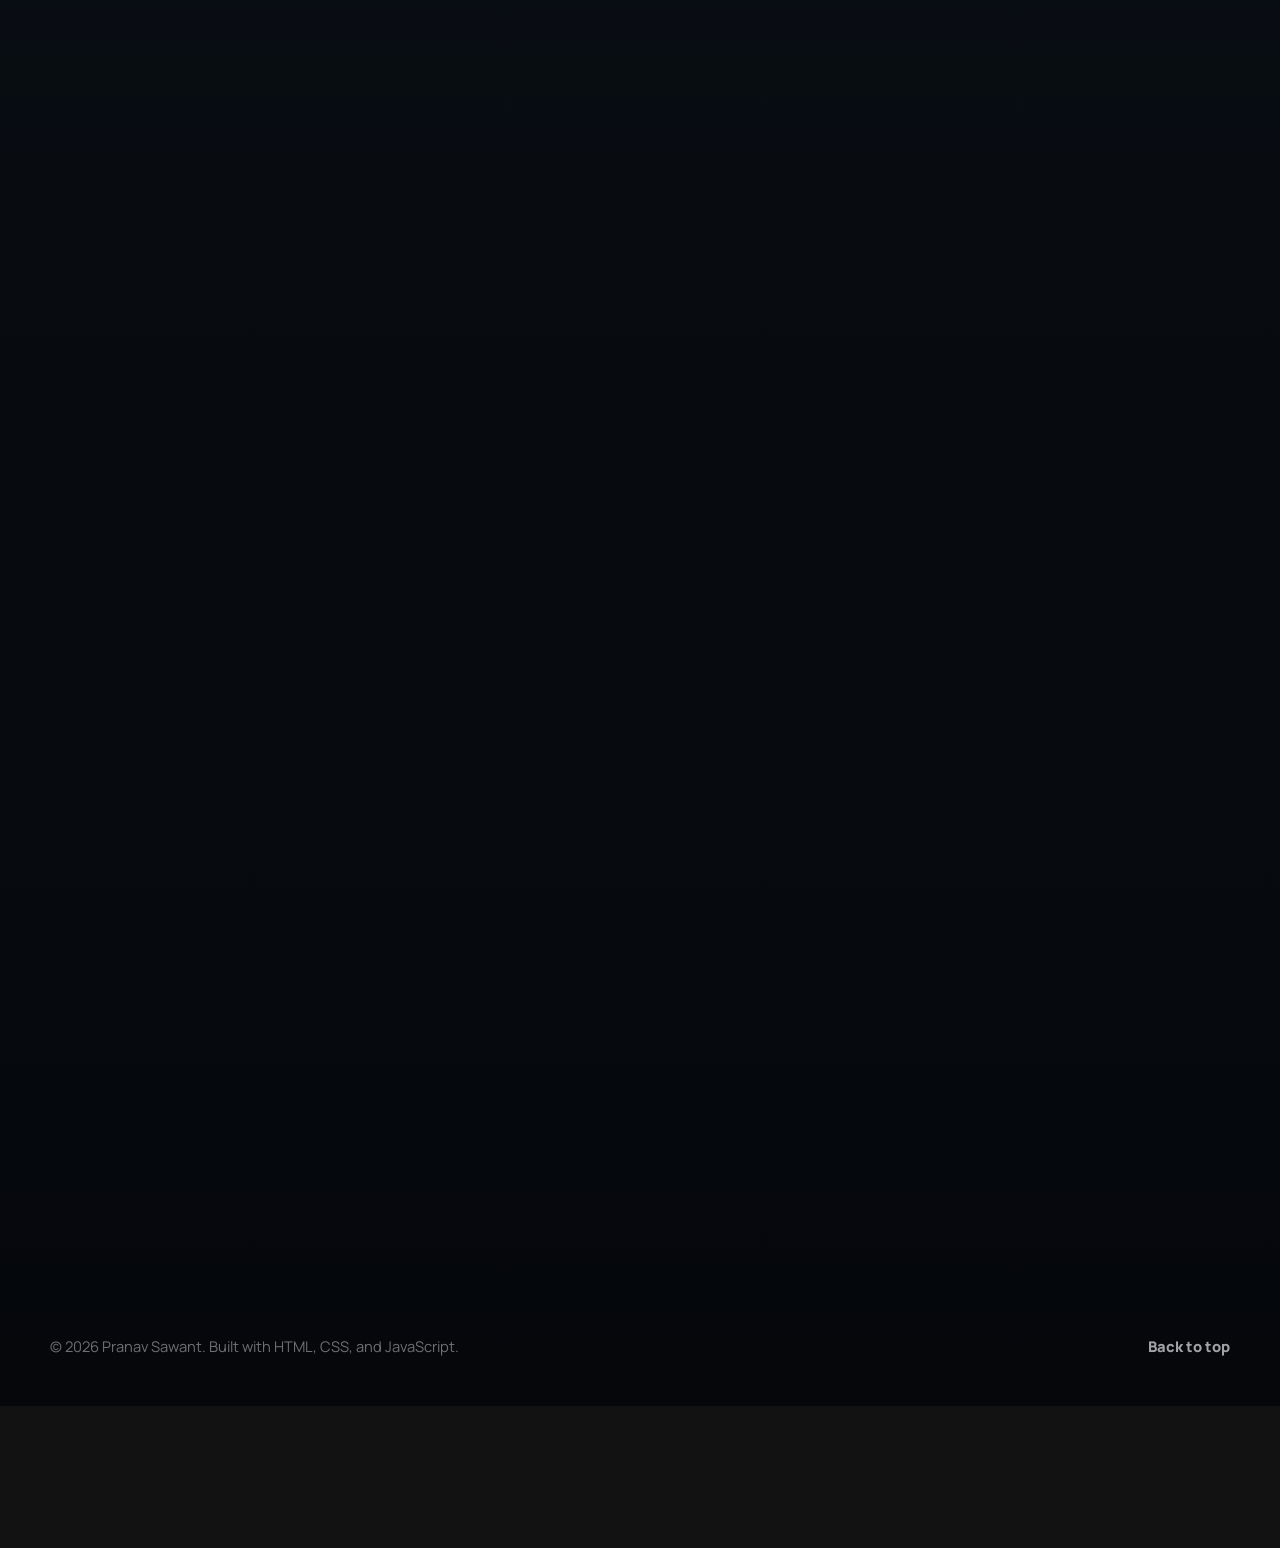
<file: skills.html>
<!doctype html>
<html lang="en">
<head>
  <meta charset="UTF-8">
  <meta name="viewport" content="width=device-width, initial-scale=1.0">
  <meta http-equiv="refresh" content="0; url=index.html#skills">
  <title>Skills | Pranav Sawant</title>
  <link rel="canonical" href="index.html#skills">
</head>
<body>
  <p>Redirecting to <a href="index.html#skills">Skills</a>.</p>
</body>
</html>
</file>
<file: style.css>
:root {
  color-scheme: dark;
  --bg: #070812;
  --bg-soft: #0c1116;
  --surface: rgba(255, 255, 255, 0.065);
  --surface-strong: rgba(255, 255, 255, 0.105);
  --border: rgba(255, 255, 255, 0.13);
  --border-strong: rgba(255, 255, 255, 0.24);
  --text: rgba(255, 255, 255, 0.88);
  --muted: rgba(255, 255, 255, 0.63);
  --faint: rgba(255, 255, 255, 0.42);
  --heading: #ffffff;
  --accent: #2dd4bf;
  --accent-2: #f59e0b;
  --accent-3: #ff7a59;
  --success: #3ef2a3;
  --shadow: 0 28px 100px rgba(0, 0, 0, 0.42);
  --radius-lg: 32px;
  --radius-md: 22px;
  --radius-sm: 14px;
  --max-width: 1180px;
  --ease: cubic-bezier(0.2, 0.8, 0.2, 1);
}

* {
  box-sizing: border-box;
  margin: 0;
  padding: 0;
}

html {
  scroll-behavior: smooth;
}

body {
  min-height: 100vh;
  background:
    linear-gradient(135deg, rgba(45, 212, 191, 0.14), transparent 30%),
    linear-gradient(225deg, rgba(245, 158, 11, 0.11), transparent 28%),
    linear-gradient(180deg, #070812 0%, #0b1117 48%, #05070b 100%);
  color: var(--text);
  font-family: "Manrope", system-ui, -apple-system, BlinkMacSystemFont, "Segoe UI", sans-serif;
  line-height: 1.65;
  overflow-x: hidden;
}

body::before {
  content: "";
  position: fixed;
  inset: 0;
  pointer-events: none;
  background-image:
    linear-gradient(rgba(255, 255, 255, 0.035) 1px, transparent 1px),
    linear-gradient(90deg, rgba(255, 255, 255, 0.035) 1px, transparent 1px);
  background-size: 72px 72px;
  mask-image: linear-gradient(to bottom, rgba(0, 0, 0, 0.85), transparent 75%);
  z-index: -3;
}

body::after {
  content: "";
  position: fixed;
  inset: 0;
  pointer-events: none;
  background: linear-gradient(115deg, transparent 0%, rgba(255, 255, 255, 0.045) 45%, transparent 72%);
  opacity: 0.45;
  z-index: -2;
}

img {
  display: block;
  max-width: 100%;
}

a {
  color: inherit;
  text-decoration: none;
}

button,
a {
  -webkit-tap-highlight-color: transparent;
}

.site-header {
  position: sticky;
  top: 0;
  z-index: 20;
  padding: 1rem clamp(1rem, 3vw, 2rem) 0;
}

.nav-shell {
  width: min(var(--max-width), 100%);
  margin: 0 auto;
  display: flex;
  align-items: center;
  justify-content: space-between;
  gap: 1rem;
  padding: 0.75rem;
  border: 1px solid var(--border);
  border-radius: 999px;
  background: rgba(7, 8, 18, 0.72);
  backdrop-filter: blur(22px);
  box-shadow: 0 18px 60px rgba(0, 0, 0, 0.28);
}

.brand,
.nav-links,
.nav-cta,
.btn,
.project-card,
.skill-block,
.about-card,
.principles-grid > div,
.contact-section,
.hero-panel,
.marquee-band {
  border: 1px solid var(--border);
  background: var(--surface);
  backdrop-filter: blur(18px);
}

.brand {
  display: inline-flex;
  align-items: center;
  gap: 0.75rem;
  padding: 0.45rem 0.9rem 0.45rem 0.45rem;
  border-radius: 999px;
  font-weight: 800;
  letter-spacing: -0.03em;
  color: var(--heading);
}

.brand-mark {
  display: grid;
  width: 2.35rem;
  height: 2.35rem;
  place-items: center;
  border-radius: 50%;
  background: linear-gradient(135deg, var(--accent), var(--accent-2));
  color: #07100f;
  font-family: "Space Grotesk", sans-serif;
  font-size: 0.82rem;
  box-shadow: 0 0 28px rgba(45, 212, 191, 0.28);
}

.nav-links {
  display: flex;
  align-items: center;
  gap: 0.25rem;
  padding: 0.35rem;
  border-radius: 999px;
}

.nav-links a {
  color: var(--muted);
  font-size: 0.92rem;
  font-weight: 700;
  padding: 0.55rem 0.85rem;
  border-radius: 999px;
  transition: color 220ms var(--ease), background 220ms var(--ease);
}

.nav-links a:hover,
.nav-links a:focus-visible,
.nav-links a.active {
  color: var(--heading);
  background: rgba(255, 255, 255, 0.09);
  outline: none;
}

.nav-cta {
  padding: 0.75rem 1.05rem;
  border-radius: 999px;
  color: var(--heading);
  font-size: 0.92rem;
  font-weight: 800;
  transition: transform 220ms var(--ease), background 220ms var(--ease);
}

.nav-cta:hover {
  transform: translateY(-2px);
  background: var(--surface-strong);
}

.nav-toggle {
  display: none;
  width: 2.75rem;
  height: 2.75rem;
  border: 1px solid var(--border);
  border-radius: 50%;
  background: var(--surface);
  cursor: pointer;
}

.nav-toggle span {
  display: block;
  width: 1.1rem;
  height: 2px;
  margin: 0.2rem auto;
  background: var(--heading);
  border-radius: 99px;
}

main {
  width: min(var(--max-width), calc(100% - 2rem));
  margin: 0 auto;
}

.section-pad {
  padding: clamp(4rem, 8vw, 7.5rem) 0;
  scroll-margin-top: 7rem;
}

.hero {
  min-height: calc(100vh - 6rem);
  display: grid;
  grid-template-columns: minmax(0, 1.12fr) minmax(320px, 0.88fr);
  align-items: center;
  gap: clamp(2rem, 6vw, 5rem);
}

.hero-copy,
.hero-panel {
  min-width: 0;
}

.eyebrow {
  display: flex;
  width: min(100%, fit-content);
  align-items: center;
  flex-wrap: wrap;
  gap: 0.55rem;
  margin-bottom: 1.1rem;
  color: var(--accent-3);
  font-size: 0.76rem;
  font-weight: 900;
  letter-spacing: 0.14em;
  line-height: 1.5;
  text-transform: uppercase;
}

.eyebrow::before {
  content: "";
  width: 0.48rem;
  height: 0.48rem;
  border-radius: 50%;
  background: var(--success);
  box-shadow: 0 0 20px rgba(62, 242, 163, 0.72);
}

h1,
h2,
h3 {
  color: var(--heading);
  font-family: "Space Grotesk", "Manrope", sans-serif;
  letter-spacing: -0.06em;
  line-height: 0.95;
}

h1 {
  max-width: 15ch;
  font-size: clamp(3.3rem, 7.2vw, 6.9rem);
  line-height: 0.97;
}

h2 {
  max-width: 12ch;
  font-size: clamp(2.55rem, 5.8vw, 5.8rem);
}

h3 {
  font-size: clamp(1.35rem, 2.2vw, 2rem);
}

.hero-lede,
.section-heading p,
.about-card p,
.contact-section p {
  max-width: 64ch;
  color: var(--muted);
  font-size: clamp(1rem, 1.35vw, 1.14rem);
}

.hero-lede {
  margin-top: 1.35rem;
  font-size: clamp(1.08rem, 1.5vw, 1.28rem);
}

.hero-actions,
.contact-actions {
  display: flex;
  flex-wrap: wrap;
  gap: 0.85rem;
  margin-top: 2.1rem;
}

.btn {
  display: inline-flex;
  min-height: 3.2rem;
  align-items: center;
  justify-content: center;
  gap: 0.55rem;
  padding: 0.88rem 1.2rem;
  border-radius: 999px;
  color: var(--heading);
  font: inherit;
  font-weight: 900;
  cursor: pointer;
  transition: transform 220ms var(--ease), border-color 220ms var(--ease), background 220ms var(--ease), box-shadow 220ms var(--ease);
}

.btn:hover {
  transform: translateY(-3px);
}

.btn-primary {
  border-color: transparent;
  background: linear-gradient(135deg, #f8fafc, #99f6e4 48%, #facc15);
  color: #07100f;
  box-shadow: 0 18px 60px rgba(45, 212, 191, 0.16);
}

.btn-secondary:hover {
  border-color: var(--border-strong);
  background: var(--surface-strong);
}

.proof-row {
  display: flex;
  flex-wrap: wrap;
  gap: 0.75rem;
  margin-top: 2rem;
}

.proof-row span {
  padding: 0.55rem 0.8rem;
  border: 1px solid var(--border);
  border-radius: 999px;
  color: var(--muted);
  font-size: 0.88rem;
  font-weight: 750;
  background: rgba(255, 255, 255, 0.045);
}

.hero-panel {
  position: relative;
  overflow: hidden;
  padding: clamp(1rem, 2vw, 1.4rem);
  border-radius: var(--radius-lg);
  box-shadow: var(--shadow);
}

.hero-panel::before {
  content: "";
  position: absolute;
  inset: -1px;
  pointer-events: none;
  background: linear-gradient(135deg, rgba(45, 212, 191, 0.48), transparent 42%, rgba(245, 158, 11, 0.36));
  opacity: 0.65;
  mask: linear-gradient(#000, #000) content-box, linear-gradient(#000, #000);
  -webkit-mask-composite: xor;
  mask-composite: exclude;
  padding: 1px;
  border-radius: inherit;
}

.portrait-frame {
  position: relative;
  overflow: hidden;
  aspect-ratio: 1 / 1.08;
  border-radius: 28px;
  background:
    linear-gradient(135deg, rgba(45, 212, 191, 0.28), rgba(245, 158, 11, 0.12));
}

.portrait-frame img {
  width: 100%;
  height: 100%;
  object-fit: cover;
  object-position: center;
  filter: saturate(1.04) contrast(1.03);
}

.status-card {
  position: relative;
  display: flex;
  gap: 0.75rem;
  margin-top: 1rem;
  padding: 1rem;
  border: 1px solid var(--border);
  border-radius: 20px;
  background: rgba(0, 0, 0, 0.2);
}

.status-card p {
  color: var(--text);
  font-weight: 750;
  line-height: 1.45;
}

.live-dot {
  flex: 0 0 auto;
  width: 0.72rem;
  height: 0.72rem;
  margin-top: 0.38rem;
  border-radius: 50%;
  background: var(--success);
  box-shadow: 0 0 24px rgba(62, 242, 163, 0.8);
}

.mini-grid {
  display: grid;
  grid-template-columns: repeat(2, 1fr);
  gap: 0.85rem;
  margin-top: 0.85rem;
}

.mini-grid div {
  min-height: 7.3rem;
  padding: 1rem;
  border: 1px solid var(--border);
  border-radius: 20px;
  background: rgba(255, 255, 255, 0.045);
}

.mini-grid strong,
.mini-grid span {
  display: block;
}

.mini-grid strong {
  color: var(--heading);
  margin-bottom: 0.45rem;
}

.mini-grid span {
  color: var(--muted);
  font-size: 0.92rem;
}

.marquee-band {
  display: flex;
  flex-wrap: wrap;
  justify-content: center;
  gap: 0.75rem;
  padding: 1rem;
  border-radius: 999px;
}

.marquee-band span {
  color: var(--heading);
  font-weight: 850;
  letter-spacing: -0.02em;
}

.marquee-band span:not(:last-child)::after {
  content: "•";
  margin-left: 0.75rem;
  color: var(--faint);
}

.section-heading {
  display: grid;
  grid-template-columns: 0.92fr 1fr;
  gap: 2rem;
  align-items: end;
  margin-bottom: 2rem;
}

.section-heading .eyebrow {
  grid-column: 1 / -1;
  margin-bottom: -0.5rem;
}

.section-heading p {
  justify-self: end;
}

.project-grid {
  display: grid;
  grid-template-columns: repeat(2, minmax(0, 1fr));
  gap: 1rem;
}

.project-card {
  position: relative;
  overflow: hidden;
  min-height: 31rem;
  padding: clamp(1.25rem, 2.4vw, 2rem);
  border-radius: var(--radius-lg);
  transition: transform 260ms var(--ease), border-color 260ms var(--ease), background 260ms var(--ease), box-shadow 260ms var(--ease);
}

.project-card::after {
  content: "";
  position: absolute;
  inset: auto -30% -36% 12%;
  height: 16rem;
  pointer-events: none;
  background: linear-gradient(135deg, rgba(45, 212, 191, 0.16), rgba(245, 158, 11, 0.08), transparent 70%);
  transform: rotate(-12deg);
}

.project-card:hover {
  transform: translateY(-8px);
  border-color: var(--border-strong);
  background: var(--surface-strong);
  box-shadow: var(--shadow);
}

.project-card.featured {
  grid-row: span 2;
  background:
    linear-gradient(135deg, rgba(45, 212, 191, 0.16), transparent 44%),
    var(--surface);
}

.project-topline {
  display: flex;
  justify-content: space-between;
  gap: 1rem;
  margin-bottom: 3.6rem;
  color: var(--faint);
  font-size: 0.82rem;
  font-weight: 900;
  letter-spacing: 0.08em;
  text-transform: uppercase;
}

.project-card h3 {
  max-width: 10ch;
  margin-bottom: 1rem;
}

.project-card p,
.project-points,
.skill-block p,
.principles-grid p {
  color: var(--muted);
}

.project-points {
  display: grid;
  gap: 0.55rem;
  margin: 1.2rem 0 1.4rem;
  padding-left: 1.15rem;
}

.tech-stack {
  display: flex;
  flex-wrap: wrap;
  gap: 0.5rem;
  margin: 1.4rem 0;
}

.tech-stack span {
  padding: 0.45rem 0.65rem;
  border: 1px solid var(--border);
  border-radius: 999px;
  color: var(--text);
  font-size: 0.78rem;
  font-weight: 800;
  background: rgba(255, 255, 255, 0.05);
}

.text-link {
  position: relative;
  z-index: 1;
  display: inline-flex;
  color: var(--heading);
  font-weight: 900;
  border-bottom: 1px solid rgba(255, 255, 255, 0.32);
}

.text-link:hover {
  border-color: var(--accent-2);
}

.split-section {
  display: grid;
  grid-template-columns: 0.72fr 1.28fr;
  gap: 2rem;
  align-items: start;
}

.split-section .section-heading {
  display: block;
  position: sticky;
  top: 7rem;
  margin-bottom: 0;
}

.skill-matrix {
  display: grid;
  gap: 1rem;
}

.skill-block {
  padding: 1.35rem;
  border-radius: var(--radius-md);
}

.skill-block h3 {
  margin-bottom: 0.65rem;
  font-size: 1.35rem;
  letter-spacing: -0.04em;
}

.about-section {
  display: grid;
  grid-template-columns: 1fr 1fr;
  gap: 1rem;
}

.about-card,
.contact-section {
  border-radius: var(--radius-lg);
  box-shadow: var(--shadow);
}

.about-card {
  padding: clamp(1.5rem, 4vw, 3rem);
  background:
    linear-gradient(135deg, rgba(45, 212, 191, 0.14), transparent 48%),
    var(--surface);
}

.about-card h2 {
  margin-bottom: 1.25rem;
}

.about-card p + p {
  margin-top: 1rem;
}

.principles-grid {
  display: grid;
  gap: 1rem;
}

.principles-grid > div {
  padding: 1.35rem;
  border-radius: var(--radius-md);
}

.principles-grid span {
  display: inline-flex;
  margin-bottom: 1.3rem;
  color: var(--accent-3);
  font-weight: 950;
}

.principles-grid h3 {
  margin-bottom: 0.55rem;
  font-size: 1.35rem;
}

.contact-section {
  display: flex;
  justify-content: space-between;
  gap: 2rem;
  align-items: center;
  padding: clamp(1.5rem, 4vw, 3rem);
  background:
    linear-gradient(135deg, rgba(45, 212, 191, 0.14), rgba(245, 158, 11, 0.08)),
    var(--surface);
}

.contact-section h2 {
  margin-bottom: 1rem;
}

.contact-actions {
  justify-content: flex-end;
  margin-top: 0;
}

.site-footer {
  width: min(var(--max-width), calc(100% - 2rem));
  display: flex;
  justify-content: space-between;
  gap: 1rem;
  margin: 0 auto;
  padding: 2.3rem 0 3rem;
  color: var(--faint);
  font-size: 0.92rem;
}

.site-footer a {
  color: var(--muted);
  font-weight: 800;
}

.toast {
  position: fixed;
  right: 1rem;
  bottom: 1rem;
  z-index: 50;
  transform: translateY(1rem);
  opacity: 0;
  pointer-events: none;
  padding: 0.85rem 1rem;
  border: 1px solid var(--border);
  border-radius: 999px;
  background: rgba(7, 8, 18, 0.88);
  color: var(--heading);
  font-weight: 850;
  backdrop-filter: blur(18px);
  transition: opacity 220ms var(--ease), transform 220ms var(--ease);
}

.toast.show {
  opacity: 1;
  transform: translateY(0);
}

.reveal {
  opacity: 0;
  transform: translateY(18px);
  transition: opacity 700ms var(--ease), transform 700ms var(--ease);
}

.reveal.visible {
  opacity: 1;
  transform: translateY(0);
}

@media (max-width: 920px) {
  .nav-toggle {
    display: inline-flex !important;
    position: fixed;
    top: 1.85rem;
    right: 1.15rem;
    z-index: 60;
    align-items: center;
    justify-content: center;
    flex-direction: column;
    margin-left: auto;
    background: rgba(255, 255, 255, 0.1);
    border-color: rgba(255, 255, 255, 0.28);
  }

  .nav-shell {
    border-radius: 24px;
    align-items: center;
    flex-wrap: wrap;
  }

  .nav-links {
    display: none;
    order: 5;
    width: 100%;
    flex-direction: column;
    align-items: stretch;
    border-radius: 18px;
  }

  .nav-links.open {
    display: flex;
  }

  .nav-links a {
    text-align: center;
  }

  .nav-cta {
    display: none;
  }

  .hero,
  .split-section,
  .about-section,
  .section-heading,
  .contact-section {
    grid-template-columns: 1fr;
  }

  .hero {
    padding-top: 4.5rem;
  }

  .section-heading p {
    justify-self: start;
  }

  .split-section .section-heading {
    position: static;
  }

  .project-grid {
    grid-template-columns: 1fr;
  }

  .project-card.featured {
    grid-row: auto;
  }

  .contact-section {
    display: grid;
  }

  .contact-actions {
    justify-content: flex-start;
  }
}

@media (max-width: 560px) {
  main,
  .site-footer {
    width: calc(100% - 1.5rem);
  }

  .site-header {
    padding-inline: 0.5rem;
  }

  .nav-shell {
    width: calc(100vw - 1rem);
  }

  h1 {
    max-width: 8.4ch;
    font-size: clamp(2.45rem, 11.2vw, 3.7rem);
    letter-spacing: -0.05em;
    overflow-wrap: break-word;
  }

  .eyebrow {
    display: block;
    max-width: 29ch;
    overflow-wrap: anywhere;
    font-size: 0.7rem;
  }

  .eyebrow::before {
    display: inline-block;
    margin-right: 0.45rem;
    vertical-align: 0.08rem;
  }

  .hero-panel,
  .project-card,
  .about-card,
  .contact-section {
    border-radius: 24px;
  }

  .mini-grid,
  .site-footer {
    grid-template-columns: 1fr;
    display: grid;
  }

  .marquee-band {
    border-radius: 24px;
  }

  .marquee-band span:not(:last-child)::after {
    display: none;
  }

  .btn {
    width: min(100%, 22rem);
  }

  .hero-copy,
  .hero-actions,
  .proof-row {
    width: calc(100vw - 1.5rem);
    max-width: 100%;
  }

  .hero-lede {
    max-width: 31ch;
  }
}

@media (prefers-reduced-motion: reduce) {
  *,
  *::before,
  *::after {
    animation-duration: 0.001ms !important;
    animation-iteration-count: 1 !important;
    scroll-behavior: auto !important;
    transition-duration: 0.001ms !important;
  }

  .reveal {
    opacity: 1;
    transform: none;
  }
}
</file>
